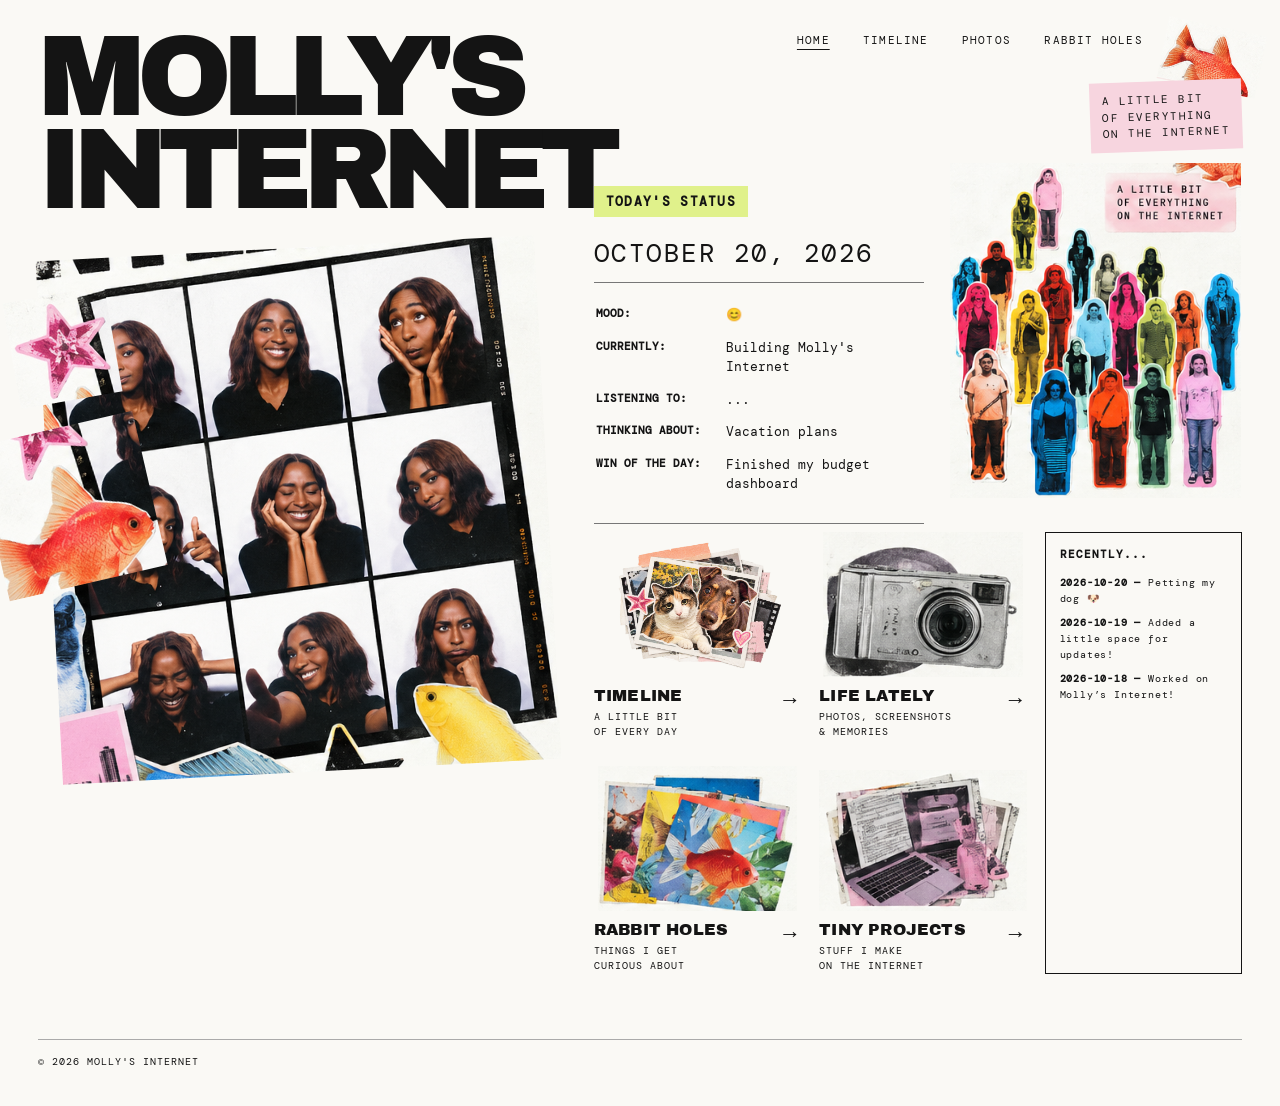
<file: index.html>
<!doctype html>
<html lang="en">
<head>
  <meta charset="UTF-8">
  <meta name="viewport" content="width=device-width, initial-scale=1">
  <meta name="description" content="Molly's Internet — a little bit of everything on the internet.">
  <title>Molly's Internet</title>
  <style>
    @import url('https://fonts.googleapis.com/css2?family=Archivo+Black&family=DM+Mono:wght@400;500;700&display=swap');

    :root { --paper:#faf9f5; --ink:#141414; --pink:#f5bed0; --lime:#e0f18b; }
    * { box-sizing:border-box; }
    html { scroll-behavior:smooth; }
    body { margin:0; background:var(--paper); color:var(--ink); font:13px 'DM Mono',monospace; }
    a { color:inherit; }
    img { display:block; max-width:100%; }
    .site { max-width:1600px; margin:0 auto; padding:22px clamp(18px,3vw,48px) 38px; }
    .nav { display:flex; justify-content:flex-end; align-items:center; flex-wrap:wrap; gap:clamp(12px,2.6vw,40px); min-height:35px; margin-bottom:24px; font-size:11px; letter-spacing:1.2px; text-transform:uppercase; }
    .nav a { text-decoration:none; white-space:nowrap; }
    .nav a:hover, .nav a[aria-current="page"] { text-decoration:underline; text-underline-offset:5px; }
    .nav a:focus-visible, .tile:focus-visible { outline:3px solid #ee78a8; outline-offset:5px; }

    /* Two independent columns: the photo collage never pushes the content cards around. */
    .layout { display:grid; grid-template-columns:minmax(0,45%) minmax(0,55%); align-items:start; gap:0; }
    .left { position:relative; min-width:0; padding-right:22px; }
    .masthead { font:clamp(62px,8.9vw,145px)/.82 'Archivo Black',Impact,sans-serif; letter-spacing:-.085em; text-transform:uppercase; margin:-50px 0 30px; position:relative; z-index:1; }
    .photobooth { width:96%; margin:5px 0 45px 2%; transform:rotate(-3deg); position:relative; z-index:1; }
    .photobooth-photo { width:100%; height:auto; }
    .deco { position:absolute; z-index:2; pointer-events:none; }
    .deco img { width:100%; height:auto; }
    .deco-star { width:19%; left:-5%; top:29%; transform:rotate(-10deg); }
    .deco-fish { width:30%; left:-9%; top:47%; transform:rotate(-13deg); }

    .content { min-width:0; padding-left:14px; }
    .top { display:grid; grid-template-columns:minmax(0,1.13fr) minmax(0,1fr); gap:26px; align-items:start; min-height:420px; }
    .status-panel { padding-top:105px; min-width:0; }
    .highlight { display:inline-block; background:var(--lime); padding:7px 12px; font-weight:700; letter-spacing:1.3px; }
    .date { font-size:clamp(19px,2vw,30px); letter-spacing:1.5px; margin:20px 0 12px; white-space:nowrap; }
    .status { border-top:1px solid #777; border-bottom:1px solid #777; padding:16px 2px 22px; }
    .status-row { display:grid; grid-template-columns:125px minmax(0,1fr); gap:5px; padding:7px 0; line-height:1.45; }
    .status-row strong { font-size:11px; }
    .status-row span { overflow-wrap:anywhere; }
    .right { position:relative; min-width:0; padding-top:0; }
    .people-collage { width:100%; height:335px; object-fit:contain; object-position:center top; }
    .note { background:#f7d5df; padding:10px 12px; font-size:11px; line-height:1.5; letter-spacing:1.5px; width:max-content; max-width:75%; margin:0 0 12px auto; transform:rotate(-2deg); }
    .top-fish { position:absolute; width:100px; top:-55px; right:-20px; transform:rotate(12deg); pointer-events:none; }

    /* Featured cards: four links plus Recently, no Year in Review. */
    .features { display:grid; grid-template-columns:repeat(2,minmax(0,1fr)) minmax(150px,.95fr); column-gap:18px; row-gap:26px; align-items:start; margin-top:8px; }
    .features > .tile:nth-child(1) { grid-column:1; grid-row:1; }
    .features > .tile:nth-child(2) { grid-column:2; grid-row:1; }
    .features > .tile:nth-child(3) { grid-column:1; grid-row:2; }
    .features > .tile:nth-child(4) { grid-column:2; grid-row:2; }
    .tile { display:block; min-width:0; text-decoration:none; }
    .tile img { width:100%; height:145px; object-fit:contain; object-position:center bottom; }
    .tile h2 { font:clamp(14px,1.25vw,19px) 'Archivo Black',Impact,sans-serif; text-transform:uppercase; letter-spacing:.2px; margin:10px 0 5px; }
    .tile p { font-size:10px; line-height:1.55; letter-spacing:1px; margin:0; }
    .tile:hover h2 { text-decoration:underline; text-underline-offset:4px; }
    .arrow { float:right; font:22px Arial,sans-serif; }
    .recent { grid-column:3; grid-row:1 / span 2; border:1px solid var(--ink); padding:14px; min-height:178px; align-self:stretch; }
    .recent > strong { display:block; font-size:11px; margin-bottom:14px; letter-spacing:1px; }
    #recent-entries { max-height:130px; overflow:auto; }
    #recent-entries p { font-size:10px; line-height:1.6; letter-spacing:.8px; margin:0 0 8px; overflow-wrap:anywhere; }
    #recent-entries p strong { font-weight:700; }
    footer { margin-top:65px; padding-top:15px; border-top:1px solid #aaa; font-size:10px; letter-spacing:1px; }

    @media (max-width:1150px) {
      .masthead { font-size:clamp(55px,8.4vw,105px); margin-top:-30px; }
      .top { min-height:370px; gap:14px; }
      .status-panel { padding-top:70px; }
      .status-row { grid-template-columns:110px minmax(0,1fr); }
      .features { gap:18px 14px; }
      .tile img { height:120px; }
    }
    @media (max-width:850px) {
      .layout { grid-template-columns:minmax(0,42%) minmax(0,58%); }
      .top { grid-template-columns:minmax(0,1.13fr) minmax(0,1fr); min-height:0; }
      .status-panel { padding-top:12px; }
      .right { display:block; margin:0; }
      .note { max-width:90%; }
      .people-collage { height:170px; }
      .top-fish { display:none; }
      .features { grid-template-columns:repeat(2,minmax(0,1fr)); }
      .recent { grid-column:1/-1; grid-row:auto; }
      /* Keep the masthead in its original desktop position. */
    }
    @media (max-width:600px) {
      .site { padding:14px 17px 30px; }
      .nav { justify-content:flex-start; gap:12px 17px; margin-bottom:28px; font-size:10px; }
      .layout { display:block; }
      .left { padding:0; }
      .masthead { font-size:clamp(54px,13vw,90px); margin:0 0 20px; }
      .photobooth { width:82%; margin:12px auto 40px; }
      .deco-star { top:25%; }
      .deco-fish { top:48%; }
      .content { padding:0; }
      .status-panel { padding-top:10px; }
      .date { white-space:normal; }
      .top { display:block; }
      .right { margin:28px 0; display:flex; align-items:center; gap:12px; }
      .note { order:2; max-width:42%; }
      .features { gap:24px 15px; margin-top:24px; }
      .tile img { height:115px; }
      .tile h2 { font-size:15px; }
      .recent { grid-column:1/-1; grid-row:auto; }
      footer { margin-top:45px; }
    }
  </style>
</head>
<body>
  <div class="site">
    <nav class="nav" aria-label="Site navigation">
      <a href="index.html" aria-current="page">Home</a>
      <a href="timeline.html">Timeline</a>
      <a href="photos.html">Photos</a>
      <a href="rabbit-holes.html">Rabbit Holes</a>
      <a href="projects.html">Projects</a>
    </nav>

    <main class="layout">
      <div class="left">
        <h1 class="masthead">Molly's<br>Internet</h1>
        <div class="photobooth"><img class="photobooth-photo" src="asset/photobooth-reference.png" alt="Nine-frame photo booth collage"></div>
        <div class="deco deco-star" aria-hidden="true"><img src="asset/pink-star.png" alt=""></div>
        <div class="deco deco-fish" aria-hidden="true"><img src="asset/orange-fish-left.png" alt=""></div>
      </div>

      <div class="content">
        <div class="top">
          <section class="status-panel" aria-label="Today's status">
            <span class="highlight">TODAY'S STATUS</span>
            <!-- Edit the date and status values below whenever you like. -->
            <div class="date">OCTOBER 20, 2026</div>
            <div class="status">
              <div class="status-row"><strong>MOOD:</strong><span>😊</span></div>
              <div class="status-row"><strong>CURRENTLY:</strong><span>Building Molly's Internet</span></div>
              <div class="status-row"><strong>LISTENING TO:</strong><span>...</span></div>
              <div class="status-row"><strong>THINKING ABOUT:</strong><span>Vacation plans</span></div>
              <div class="status-row"><strong>WIN OF THE DAY:</strong><span>Finished my budget dashboard</span></div>
            </div>
          </section>

          <div class="right">
            <div class="top-fish" aria-hidden="true"><img src="asset/orange-fish-top.png" alt=""></div>
            <div class="note">A LITTLE BIT<br>OF EVERYTHING<br>ON THE INTERNET</div>
            <img class="people-collage" src="asset/people-collage.png" alt="Colorful people collage">
          </div>
        </div>

        <section class="features" aria-label="Explore the website">
          <a class="tile" href="timeline.html"><img src="asset/cleo%20bear.png" alt="Timeline collage"><h2>Timeline <span class="arrow" aria-hidden="true">→</span></h2><p>A LITTLE BIT<br>OF EVERY DAY</p></a>
          <a class="tile" href="photos.html"><img src="asset/camera-collage.png" alt="Camera collage"><h2>Life Lately <span class="arrow" aria-hidden="true">→</span></h2><p>PHOTOS, SCREENSHOTS<br>&amp; MEMORIES</p></a>
          <a class="tile" href="rabbit-holes.html"><img src="asset/rabbit-holes-collage.png" alt="Rabbit holes collage"><h2>Rabbit Holes <span class="arrow" aria-hidden="true">→</span></h2><p>THINGS I GET<br>CURIOUS ABOUT</p></a>
          <a class="tile" href="projects.html"><img src="asset/projects-collage.png" alt="Projects collage"><h2>Tiny Projects <span class="arrow" aria-hidden="true">→</span></h2><p>STUFF I MAKE<br>ON THE INTERNET</p></a>
          <aside class="recent" aria-label="Recent timeline entries">
            <strong>RECENTLY...</strong>
            <!-- Automatically populated from content/timeline.json. -->
            <div id="recent-entries" aria-live="polite"><p>Loading latest entries...</p></div>
          </aside>
        </section>
      </div>
    </main>
    <footer>© 2026 MOLLY'S INTERNET</footer>
  </div>

  <script>
    // Keep the four newest timeline entries in sync with content/timeline.json.
    (async function loadRecently() {
      const target = document.getElementById('recent-entries');
      try {
        const response = await fetch('content/timeline.json', { cache: 'no-cache' });
        if (!response.ok) throw new Error('Timeline file not found');
        const entries = await response.json();
        if (!Array.isArray(entries)) throw new Error('Timeline data must be an array');
        const latest = entries
          .filter(entry => entry && entry.date && entry.text)
          .sort((a, b) => String(b.date).localeCompare(String(a.date)))
          .slice(0, 4);
        target.replaceChildren();
        if (!latest.length) {
          const p = document.createElement('p');
          p.textContent = 'Nothing here yet — check back soon!';
          target.append(p);
          return;
        }
        for (const entry of latest) {
          const p = document.createElement('p');
          const date = document.createElement('strong');
          date.textContent = entry.date + ' — ';
          p.append(date, document.createTextNode(entry.text));
          target.append(p);
        }
      } catch (error) {
        target.replaceChildren();
        const p = document.createElement('p');
        p.textContent = 'Recent entries unavailable right now.';
        target.append(p);
        console.error('Could not load timeline entries:', error);
      }
    })();
  </script>
</body>
</html>
</file>
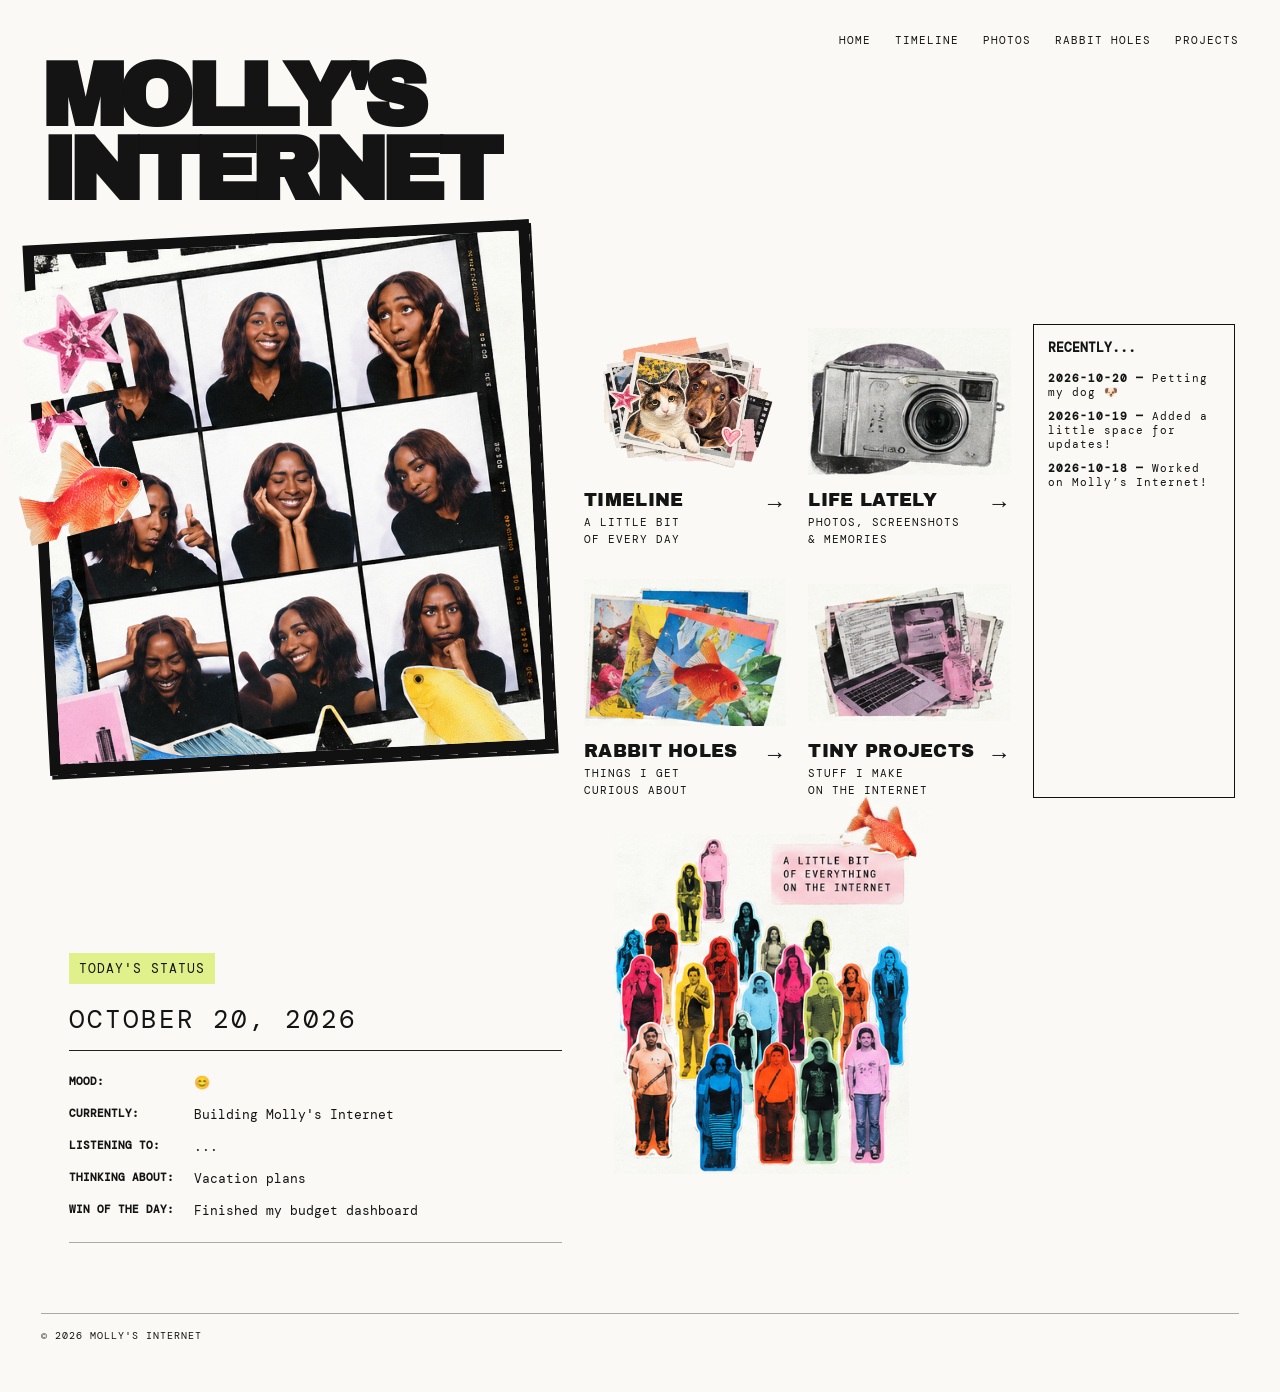
<file: mollys_internet_2x2_refined.html>
<!doctype html>
<html lang="en">
<head>
<meta charset="UTF-8">
<meta name="viewport" content="width=device-width, initial-scale=1">
<title>Molly's Internet</title>
<style>
@import url('https://fonts.googleapis.com/css2?family=Archivo+Black&family=DM+Mono:wght@400;500;700&display=swap');
:root{--paper:#faf9f5;--ink:#141414;--pink:#f5bed0;--lime:#e0f18b}
*{box-sizing:border-box}html{scroll-behavior:smooth}body{margin:0;background:var(--paper);color:var(--ink);font-family:'DM Mono',monospace;font-size:13px}
.site{max-width:1600px;margin:auto;padding:18px 3.2vw 50px}a{color:inherit}nav{display:flex;justify-content:flex-end;gap:24px;flex-wrap:wrap;font-size:11px;letter-spacing:1px;text-transform:uppercase;margin:15px 0 12px}nav a{text-decoration:none}nav a:hover{text-decoration:underline;text-underline-offset:5px}
.layout{display:grid;grid-template-columns:45% 29% 26%;align-items:start}.left{grid-column:1;grid-row:1;position:relative}.masthead{font-family:'Archivo Black',Impact,sans-serif;font-size:clamp(62px,7vw,130px);line-height:.83;letter-spacing:-.085em;text-transform:uppercase;margin:0 0 24px;overflow-wrap:normal}.photobooth{width:94%;margin:5px 0 0 -1%;border:11px solid #111;transform:rotate(-3deg);box-shadow:2px 4px 0 #111}.photogrid{display:grid;grid-template-columns:repeat(3,1fr);gap:6px;background:#111}.photogrid .image-placeholder{aspect-ratio:1/1.12;border:0;border-radius:0}.deco-fish{position:absolute;left:-5%;top:50%;width:23%;transform:rotate(-15deg)}.deco-star{position:absolute;left:-4%;top:32%;width:20%;transform:rotate(-10deg)}
.center{padding:155px 18px 0 28px;position:relative;z-index:2}.highlight{display:inline-block;background:var(--lime);padding:7px 10px;letter-spacing:1px}.date{font-size:clamp(19px,2vw,31px);letter-spacing:2px;margin:19px 0 14px}.status{border-top:1px solid #222;border-bottom:1px solid #aaa;padding:23px 0;display:grid;gap:15px}.status-row{display:grid;grid-template-columns:118px 1fr;gap:7px}.status-row strong{font-size:11px}
.right{position:relative;padding:36px 0 0 15px}.note{background:#f7d5df;padding:12px 15px;letter-spacing:1.5px;line-height:1.5;width:max-content;max-width:100%;margin:0 0 20px auto;transform:rotate(-2deg)}.people-placeholder{min-height:340px}.top-fish{position:absolute;right:0;top:0;width:82px;transform:rotate(12deg)}
.bottom{grid-column:2/4;grid-row:1;display:grid;grid-template-columns:repeat(3,minmax(0,1fr));gap:28px 22px;margin-top:265px;padding:0 4px;position:relative;z-index:1}.bottom .tile:nth-child(3){grid-column:1;grid-row:2}.bottom .tile:nth-child(4){grid-column:2;grid-row:2}.bottom .recent{grid-column:3;grid-row:1/3;align-self:stretch;min-height:190px}.tile{min-width:0}.tile .image-placeholder{height:155px}.tile h2{font:18px 'Archivo Black',Impact,sans-serif;text-transform:uppercase;margin:11px 0 4px;letter-spacing:.3px}.tile p{font-size:11px;line-height:1.5;letter-spacing:1px;margin:0}.arrow{float:right;font:23px Arial,sans-serif}.recent{border:1px solid #111;padding:14px;align-self:end;min-height:190px}.recent strong{display:block;margin-bottom:15px}.recent p{font-size:11px;letter-spacing:1px;margin:0 0 10px}
/* IMAGE FILES: All artwork lives in the asset/ folder. Replace files with your own whenever you like. */
.art-image{display:block;width:100%;height:100%;object-fit:contain}
.photobooth-photo{display:block;width:100%;height:auto}
.tile .art-image{height:155px;object-fit:contain}
.people-placeholder .art-image{height:340px;object-fit:contain}
@media(max-width:1050px){.people-placeholder .art-image{height:220px}}
@media(max-width:650px){.people-placeholder .art-image{height:160px}.tile .art-image{height:115px}}
.image-placeholder{display:flex;align-items:center;justify-content:center;text-align:center;overflow-wrap:anywhere;background:linear-gradient(140deg,#f7e0e7,#e4e5dc);border:1px dashed #999;min-width:0;min-height:80px;padding:9px;color:#5c5360;font:700 11px/1.5 'DM Mono',monospace;letter-spacing:.3px}.photogrid .image-placeholder:nth-child(3n+2){background:#e5e7e1}.photogrid .image-placeholder:nth-child(3n){background:#e3dce7}.tile:nth-child(2) .image-placeholder{background:#e0e5e9}.tile:nth-child(3) .image-placeholder{background:#f4e1b6}.tile:nth-child(4) .image-placeholder{background:#e7d7e8}.tile:nth-child(5) .image-placeholder{background:#eee0cc}.deco-fish .image-placeholder,.top-fish .image-placeholder{aspect-ratio:1.5;min-height:0;background:#ffcfab}
footer{margin-top:70px;padding-top:15px;border-top:1px solid #aaa;font-size:10px;letter-spacing:1px}
@media(max-width:1050px){.layout{grid-template-columns:55% 45%}.left{grid-row:1/3}.center{padding:70px 12px 0 22px}.right{grid-column:2;padding-top:35px}.people-placeholder{min-height:220px}.bottom{grid-column:1/-1;grid-row:3;margin-top:45px}.bottom .recent{grid-column:3;grid-row:1/3}.bottom .tile:nth-child(3){grid-column:1;grid-row:2}.bottom .tile:nth-child(4){grid-column:2;grid-row:2}.masthead{font-size:clamp(62px,10vw,125px)}}
@media(max-width:650px){.site{padding:14px 17px 30px}nav{justify-content:flex-start;gap:12px;font-size:10px}.layout{display:block}.masthead{font-size:clamp(55px,13vw,95px);margin-top:28px}.photobooth{width:85%;margin:18px auto}.deco-star{top:28%;font-size:50px}.center{padding:35px 0}.right{padding:10px 0;display:flex;align-items:center;gap:20px}.people-placeholder{min-height:160px;flex:1}.note{font-size:10px}.top-fish{display:none}.bottom{display:grid;grid-template-columns:repeat(2,minmax(0,1fr));gap:24px 15px;margin-top:25px}.bottom .tile:nth-child(3),.bottom .tile:nth-child(4){grid-column:auto;grid-row:auto}.bottom .recent{grid-column:1/-1;grid-row:auto}.tile .image-placeholder{height:115px}.tile h2{font-size:15px}.recent{min-height:0}.status-row{grid-template-columns:112px 1fr}}
.tile-link{display:block;text-decoration:none}.tile-link:hover h2{text-decoration:underline;text-underline-offset:4px}.tile-link:focus-visible{outline:3px solid #ee78a8;outline-offset:5px}
</style>
</head>
<body>
<div class="site">
<!-- NAVIGATION: Each link opens a separate HTML page. -->
<nav aria-label="Site navigation"><a href="index.html">Home</a><a href="timeline.html">Timeline</a><a href="photos.html">Photos</a><a href="rabbit-holes.html">Rabbit Holes</a><a href="projects.html">Projects</a></nav>
<main class="layout">
  <div class="left">
    <h1 class="masthead">Molly's<br>Internet</h1>
    <!-- PHOTOSHOOT: Temporary reference image. Replace photobooth-reference.png with your own finished 3x3 photoshoot image. -->
    <div class="photobooth"><img class="photobooth-photo" src="asset/photobooth-reference.png" alt="Nine-frame photo booth reference"></div>
    <div class="deco-star" aria-hidden="true"><img class="art-image" src="asset/pink-star.png" alt=""></div>
    <div class="deco-fish"><img class="art-image" src="asset/orange-fish-left.png" alt="Orange fish"></div>
  </div>
  <section class="center" aria-label="Today's status">
    <span class="highlight">TODAY'S STATUS</span>
    <div class="date">OCTOBER 20, 2026</div>
    <!-- EDIT YOUR DAILY STATUS HERE -->
    <div class="status">
      <div class="status-row"><strong>MOOD:</strong><span>😊</span></div>
      <div class="status-row"><strong>CURRENTLY:</strong><span>Building Molly's Internet</span></div>
      <div class="status-row"><strong>LISTENING TO:</strong><span>...</span></div>
      <div class="status-row"><strong>THINKING ABOUT:</strong><span>Vacation plans</span></div>
      <div class="status-row"><strong>WIN OF THE DAY:</strong><span>Finished my budget dashboard</span></div>
    </div>
  </section>
  <div class="right">
    <div class="top-fish"><img class="art-image" src="asset/orange-fish-top.png" alt="Orange fish"></div>
    <div class="people-placeholder"><img class="art-image" src="asset/people-collage.png" alt="Colorful people collage"></div>
  </div>
  <!-- TWO-BY-TWO FEATURED SECTIONS + AUTOMATIC RECENT TIMELINE ENTRIES. -->
  <div class="bottom">
    <a class="tile tile-link" href="timeline.html"><img class="art-image" src="asset/cleo%20bear.png" alt="Timeline collage"><h2>Timeline <span class="arrow">→</span></h2><p>A LITTLE BIT<br>OF EVERY DAY</p></a>
    <a class="tile tile-link" href="photos.html"><img class="art-image" src="asset/camera-collage.png" alt="Camera collage"><h2>Life Lately <span class="arrow">→</span></h2><p>PHOTOS, SCREENSHOTS<br>&amp; MEMORIES</p></a>
    <a class="tile tile-link" href="rabbit-holes.html"><img class="art-image" src="asset/rabbit-holes-collage.png" alt="Rabbit holes collage"><h2>Rabbit Holes <span class="arrow">→</span></h2><p>THINGS I GET<br>CURIOUS ABOUT</p></a>
    <a class="tile tile-link" href="projects.html"><img class="art-image" src="asset/projects-collage.png" alt="Projects collage"><h2>Tiny Projects <span class="arrow">→</span></h2><p>STUFF I MAKE<br>ON THE INTERNET</p></a>
    <aside class="recent" aria-live="polite">
      <strong>RECENTLY...</strong>
      <!-- AUTO-UPDATES from content/timeline.json; do not edit this box manually. -->
      <div id="recent-entries"><p>Loading latest entries...</p></div>
    </aside>
  </div>
</main>
<footer>© 2026 MOLLY'S INTERNET</footer>
</div>
<script>
// Homepage "Recently..." automatically shows the 4 newest timeline entries.
// Edit content/timeline.json to update both your Timeline and this box.
(async function loadRecently() {
  const target = document.getElementById('recent-entries');
  try {
    const response = await fetch('content/timeline.json', {cache: 'no-cache'});
    if (!response.ok) throw new Error('Timeline file not found');
    const entries = await response.json();
    if (!Array.isArray(entries)) throw new Error('Timeline data must be an array');
    const latest = entries.filter(entry => entry && entry.date && entry.text)
      .sort((a, b) => String(b.date).localeCompare(String(a.date)))
      .slice(0, 4);
    target.replaceChildren();
    if (!latest.length) {
      const p = document.createElement('p');
      p.textContent = 'Nothing here yet — check back soon!';
      target.append(p);
      return;
    }
    for (const entry of latest) {
      const p = document.createElement('p');
      const date = document.createElement('strong');
      date.textContent = entry.date + ' — ';
      date.style.display = 'inline';
      date.style.marginBottom = '0';
      p.append(date, document.createTextNode(entry.text));
      target.append(p);
    }
  } catch (error) {
    target.replaceChildren();
    const p = document.createElement('p');
    p.textContent = 'Recent entries unavailable right now.';
    target.append(p);
    console.error('Could not load timeline entries:', error);
  }
})();
</script>
</body>
</html>
</file>
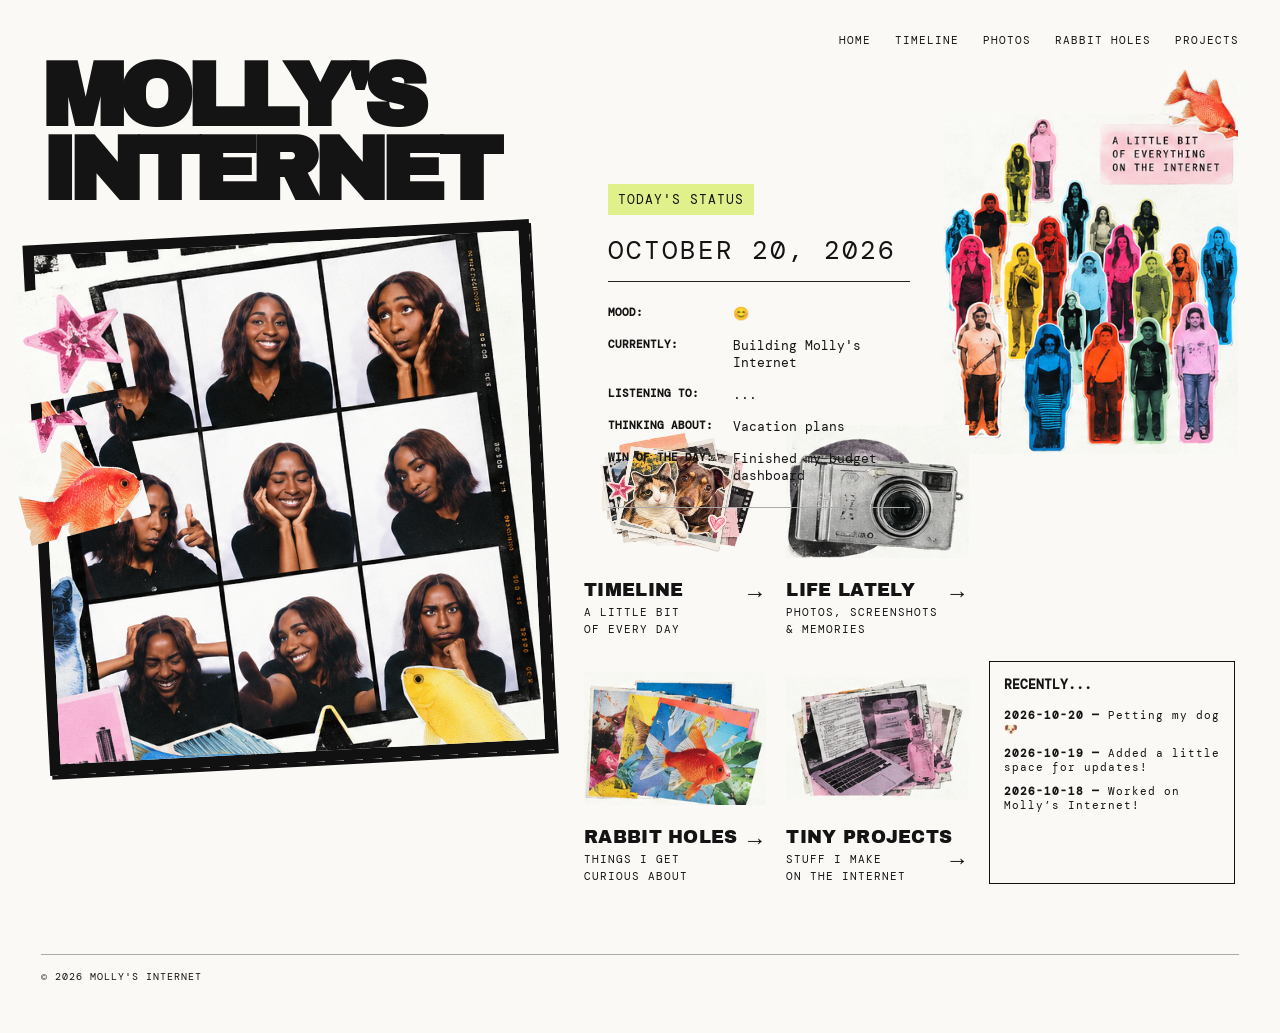
<file: mollys_internet_positioning_fixed.html>
<!doctype html>
<html lang="en">
<head>
<meta charset="UTF-8">
<meta name="viewport" content="width=device-width, initial-scale=1">
<title>Molly's Internet</title>
<style>
@import url('https://fonts.googleapis.com/css2?family=Archivo+Black&family=DM+Mono:wght@400;500;700&display=swap');
:root{--paper:#faf9f5;--ink:#141414;--pink:#f5bed0;--lime:#e0f18b}
*{box-sizing:border-box}html{scroll-behavior:smooth}body{margin:0;background:var(--paper);color:var(--ink);font-family:'DM Mono',monospace;font-size:13px}
.site{max-width:1600px;margin:auto;padding:18px 3.2vw 50px}a{color:inherit}nav{display:flex;justify-content:flex-end;gap:24px;flex-wrap:wrap;font-size:11px;letter-spacing:1px;text-transform:uppercase;margin:15px 0 12px}nav a{text-decoration:none}nav a:hover{text-decoration:underline;text-underline-offset:5px}
.layout{display:grid;grid-template-columns:45% 29% 26%;align-items:start}.left{grid-column:1;grid-row:1;position:relative}.masthead{font-family:'Archivo Black',Impact,sans-serif;font-size:clamp(62px,7vw,130px);line-height:.83;letter-spacing:-.085em;text-transform:uppercase;margin:0 0 24px;overflow-wrap:normal}.photobooth{width:94%;margin:5px 0 0 -1%;border:11px solid #111;transform:rotate(-3deg);box-shadow:2px 4px 0 #111}.photogrid{display:grid;grid-template-columns:repeat(3,1fr);gap:6px;background:#111}.photogrid .image-placeholder{aspect-ratio:1/1.12;border:0;border-radius:0}.deco-fish{position:absolute;left:-5%;top:50%;width:23%;transform:rotate(-15deg)}.deco-star{position:absolute;left:-4%;top:32%;width:20%;transform:rotate(-10deg)}
.center{grid-column:2;grid-row:1;padding:125px 18px 0 28px;position:relative;z-index:2;min-width:0}.highlight{display:inline-block;background:var(--lime);padding:7px 10px;letter-spacing:1px}.date{font-size:clamp(19px,2vw,31px);letter-spacing:2px;margin:19px 0 14px}.status{border-top:1px solid #222;border-bottom:1px solid #aaa;padding:23px 0;display:grid;gap:15px}.status-row{display:grid;grid-template-columns:118px 1fr;gap:7px}.status-row strong{font-size:11px}
.right{grid-column:3;grid-row:1;position:relative;padding:55px 0 0 15px;min-width:0}.note{background:#f7d5df;padding:12px 15px;letter-spacing:1.5px;line-height:1.5;width:max-content;max-width:100%;margin:0 0 20px auto;transform:rotate(-2deg)}.people-placeholder{min-height:340px}.top-fish{position:absolute;right:-8px;top:12px;width:82px;transform:rotate(12deg);pointer-events:none}
.bottom{grid-column:2/4;grid-row:1;display:grid;grid-template-columns:minmax(0,1fr) minmax(0,1fr) minmax(0,1.35fr);gap:24px 20px;margin-top:355px;padding:0 4px;position:relative;z-index:1}.bottom .tile:nth-child(3){grid-column:1;grid-row:2}.bottom .tile:nth-child(4){grid-column:2;grid-row:2}.bottom .recent{grid-column:3;grid-row:2;align-self:stretch;min-height:170px}.tile{min-width:0}.tile .image-placeholder{height:155px}.tile h2{font:18px 'Archivo Black',Impact,sans-serif;text-transform:uppercase;margin:11px 0 4px;letter-spacing:.3px}.tile p{font-size:11px;line-height:1.5;letter-spacing:1px;margin:0}.arrow{float:right;font:23px Arial,sans-serif}.recent{border:1px solid #111;padding:14px;align-self:end;min-height:190px}.recent strong{display:block;margin-bottom:15px}.recent p{font-size:11px;letter-spacing:1px;margin:0 0 10px}
/* IMAGE FILES: All artwork lives in the asset/ folder. Replace files with your own whenever you like. */
.art-image{display:block;width:100%;height:100%;object-fit:contain}
.photobooth-photo{display:block;width:100%;height:auto}
.tile .art-image{height:155px;object-fit:contain}
.people-placeholder .art-image{height:340px;object-fit:contain}
@media(max-width:1050px){.people-placeholder .art-image{height:220px}}
@media(max-width:650px){.people-placeholder .art-image{height:160px}.tile .art-image{height:115px}}
.image-placeholder{display:flex;align-items:center;justify-content:center;text-align:center;overflow-wrap:anywhere;background:linear-gradient(140deg,#f7e0e7,#e4e5dc);border:1px dashed #999;min-width:0;min-height:80px;padding:9px;color:#5c5360;font:700 11px/1.5 'DM Mono',monospace;letter-spacing:.3px}.photogrid .image-placeholder:nth-child(3n+2){background:#e5e7e1}.photogrid .image-placeholder:nth-child(3n){background:#e3dce7}.tile:nth-child(2) .image-placeholder{background:#e0e5e9}.tile:nth-child(3) .image-placeholder{background:#f4e1b6}.tile:nth-child(4) .image-placeholder{background:#e7d7e8}.tile:nth-child(5) .image-placeholder{background:#eee0cc}.deco-fish .image-placeholder,.top-fish .image-placeholder{aspect-ratio:1.5;min-height:0;background:#ffcfab}
footer{margin-top:70px;padding-top:15px;border-top:1px solid #aaa;font-size:10px;letter-spacing:1px}
@media(max-width:1050px){.layout{grid-template-columns:55% 45%}.left{grid-row:1/3}.center{grid-column:2;grid-row:1;padding:70px 12px 0 22px}.right{grid-column:2;grid-row:2;padding-top:35px}.people-placeholder{min-height:220px}.bottom{grid-column:1/-1;grid-row:3;margin-top:45px}.bottom .recent{grid-column:3;grid-row:2}.bottom .tile:nth-child(3){grid-column:1;grid-row:2}.bottom .tile:nth-child(4){grid-column:2;grid-row:2}.masthead{font-size:clamp(62px,10vw,125px)}}
@media(max-width:650px){.site{padding:14px 17px 30px}nav{justify-content:flex-start;gap:12px;font-size:10px}.layout{display:block}.masthead{font-size:clamp(55px,13vw,95px);margin-top:28px}.photobooth{width:85%;margin:18px auto}.deco-star{top:28%;font-size:50px}.center{padding:35px 0}.right{padding:10px 0;display:flex;align-items:center;gap:20px}.people-placeholder{min-height:160px;flex:1}.note{font-size:10px}.top-fish{display:none}.bottom{display:grid;grid-template-columns:repeat(2,minmax(0,1fr));gap:24px 15px;margin-top:25px}.bottom .tile:nth-child(3),.bottom .tile:nth-child(4){grid-column:auto;grid-row:auto}.bottom .recent{grid-column:1/-1;grid-row:auto}.tile .image-placeholder{height:115px}.tile h2{font-size:15px}.recent{min-height:0}.status-row{grid-template-columns:112px 1fr}}
.tile-link{display:block;text-decoration:none}.tile-link:hover h2{text-decoration:underline;text-underline-offset:4px}.tile-link:focus-visible{outline:3px solid #ee78a8;outline-offset:5px}
</style>
</head>
<body>
<div class="site">
<!-- NAVIGATION: Each link opens a separate HTML page. -->
<nav aria-label="Site navigation"><a href="index.html">Home</a><a href="timeline.html">Timeline</a><a href="photos.html">Photos</a><a href="rabbit-holes.html">Rabbit Holes</a><a href="projects.html">Projects</a></nav>
<main class="layout">
  <div class="left">
    <h1 class="masthead">Molly's<br>Internet</h1>
    <!-- PHOTOSHOOT: Temporary reference image. Replace photobooth-reference.png with your own finished 3x3 photoshoot image. -->
    <div class="photobooth"><img class="photobooth-photo" src="asset/photobooth-reference.png" alt="Nine-frame photo booth reference"></div>
    <div class="deco-star" aria-hidden="true"><img class="art-image" src="asset/pink-star.png" alt=""></div>
    <div class="deco-fish"><img class="art-image" src="asset/orange-fish-left.png" alt="Orange fish"></div>
  </div>
  <section class="center" aria-label="Today's status">
    <span class="highlight">TODAY'S STATUS</span>
    <div class="date">OCTOBER 20, 2026</div>
    <!-- EDIT YOUR DAILY STATUS HERE -->
    <div class="status">
      <div class="status-row"><strong>MOOD:</strong><span>😊</span></div>
      <div class="status-row"><strong>CURRENTLY:</strong><span>Building Molly's Internet</span></div>
      <div class="status-row"><strong>LISTENING TO:</strong><span>...</span></div>
      <div class="status-row"><strong>THINKING ABOUT:</strong><span>Vacation plans</span></div>
      <div class="status-row"><strong>WIN OF THE DAY:</strong><span>Finished my budget dashboard</span></div>
    </div>
  </section>
  <div class="right">
    <div class="top-fish"><img class="art-image" src="asset/orange-fish-top.png" alt="Orange fish"></div>
    <div class="people-placeholder"><img class="art-image" src="asset/people-collage.png" alt="Colorful people collage"></div>
  </div>
  <!-- TWO-BY-TWO FEATURED SECTIONS + AUTOMATIC RECENT TIMELINE ENTRIES. -->
  <div class="bottom">
    <a class="tile tile-link" href="timeline.html"><img class="art-image" src="asset/cleo%20bear.png" alt="Timeline collage"><h2>Timeline <span class="arrow">→</span></h2><p>A LITTLE BIT<br>OF EVERY DAY</p></a>
    <a class="tile tile-link" href="photos.html"><img class="art-image" src="asset/camera-collage.png" alt="Camera collage"><h2>Life Lately <span class="arrow">→</span></h2><p>PHOTOS, SCREENSHOTS<br>&amp; MEMORIES</p></a>
    <a class="tile tile-link" href="rabbit-holes.html"><img class="art-image" src="asset/rabbit-holes-collage.png" alt="Rabbit holes collage"><h2>Rabbit Holes <span class="arrow">→</span></h2><p>THINGS I GET<br>CURIOUS ABOUT</p></a>
    <a class="tile tile-link" href="projects.html"><img class="art-image" src="asset/projects-collage.png" alt="Projects collage"><h2>Tiny Projects <span class="arrow">→</span></h2><p>STUFF I MAKE<br>ON THE INTERNET</p></a>
    <aside class="recent" aria-live="polite">
      <strong>RECENTLY...</strong>
      <!-- AUTO-UPDATES from content/timeline.json; do not edit this box manually. -->
      <div id="recent-entries"><p>Loading latest entries...</p></div>
    </aside>
  </div>
</main>
<footer>© 2026 MOLLY'S INTERNET</footer>
</div>
<script>
// Homepage "Recently..." automatically shows the 4 newest timeline entries.
// Edit content/timeline.json to update both your Timeline and this box.
(async function loadRecently() {
  const target = document.getElementById('recent-entries');
  try {
    const response = await fetch('content/timeline.json', {cache: 'no-cache'});
    if (!response.ok) throw new Error('Timeline file not found');
    const entries = await response.json();
    if (!Array.isArray(entries)) throw new Error('Timeline data must be an array');
    const latest = entries.filter(entry => entry && entry.date && entry.text)
      .sort((a, b) => String(b.date).localeCompare(String(a.date)))
      .slice(0, 4);
    target.replaceChildren();
    if (!latest.length) {
      const p = document.createElement('p');
      p.textContent = 'Nothing here yet — check back soon!';
      target.append(p);
      return;
    }
    for (const entry of latest) {
      const p = document.createElement('p');
      const date = document.createElement('strong');
      date.textContent = entry.date + ' — ';
      date.style.display = 'inline';
      date.style.marginBottom = '0';
      p.append(date, document.createTextNode(entry.text));
      target.append(p);
    }
  } catch (error) {
    target.replaceChildren();
    const p = document.createElement('p');
    p.textContent = 'Recent entries unavailable right now.';
    target.append(p);
    console.error('Could not load timeline entries:', error);
  }
})();
</script>
</body>
</html>
</file>
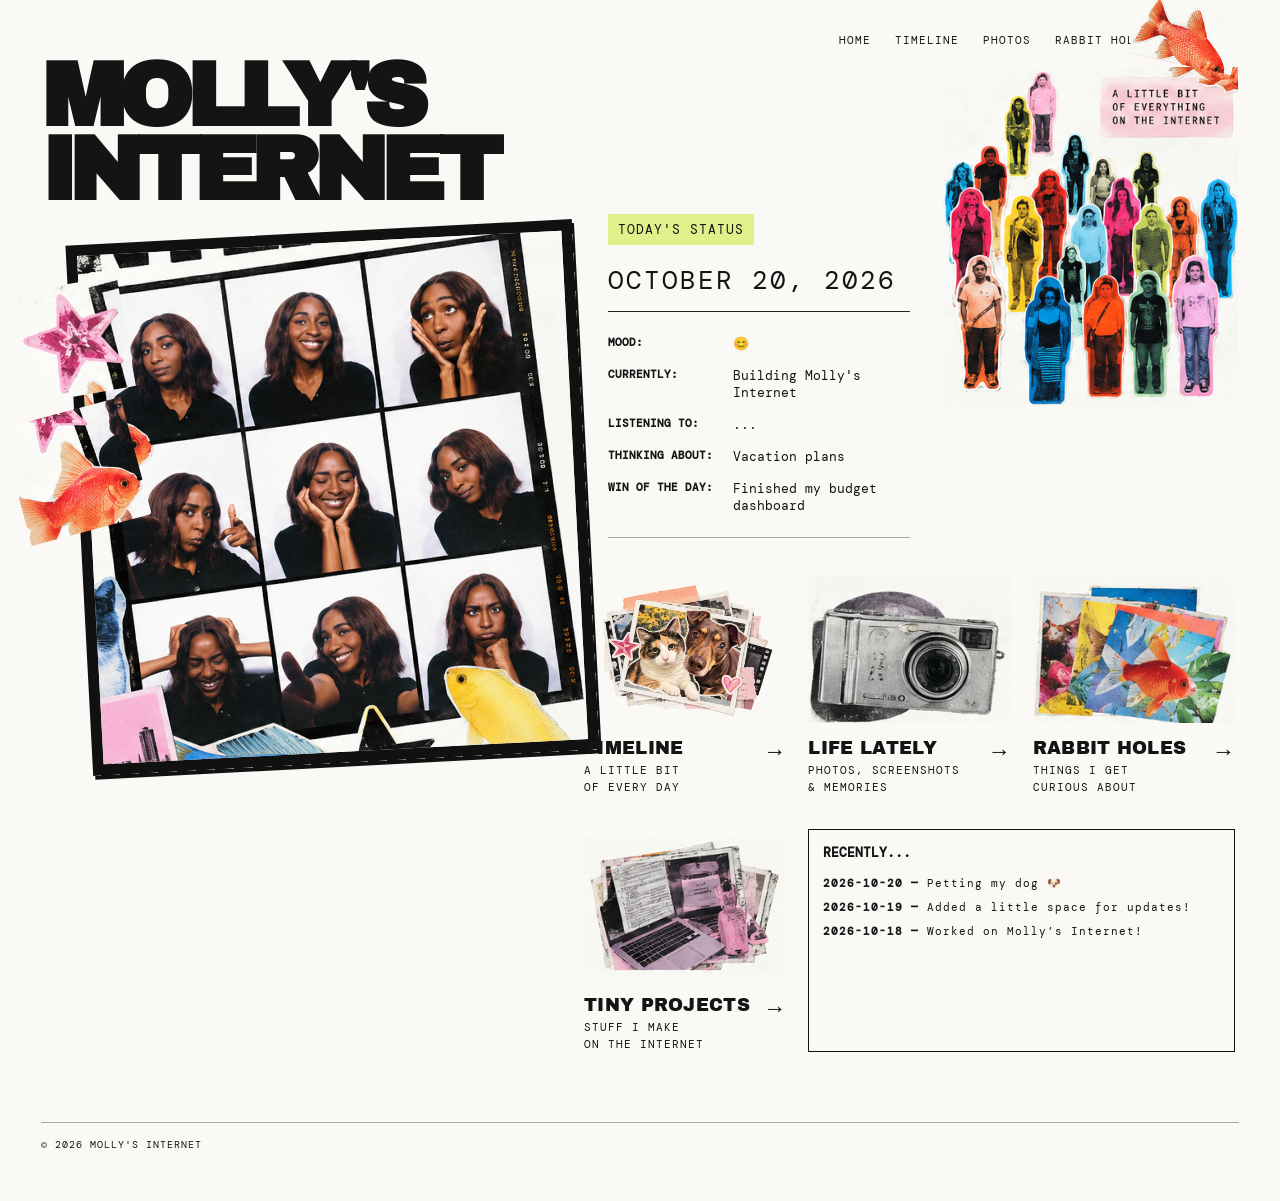
<file: mollys_internet_reference_layout_index.html>
<!doctype html>
<html lang="en">
<head>
<meta charset="UTF-8">
<meta name="viewport" content="width=device-width, initial-scale=1">
<title>Molly's Internet</title>
<style>
@import url('https://fonts.googleapis.com/css2?family=Archivo+Black&family=DM+Mono:wght@400;500;700&display=swap');
:root{--paper:#faf9f5;--ink:#141414;--pink:#f5bed0;--lime:#e0f18b}
*{box-sizing:border-box}html{scroll-behavior:smooth}body{margin:0;background:var(--paper);color:var(--ink);font-family:'DM Mono',monospace;font-size:13px}
.site{max-width:1600px;margin:auto;padding:18px 3.2vw 50px}a{color:inherit}nav{display:flex;justify-content:flex-end;gap:24px;flex-wrap:wrap;font-size:11px;letter-spacing:1px;text-transform:uppercase;margin:15px 0 12px}nav a{text-decoration:none}nav a:hover{text-decoration:underline;text-underline-offset:5px}
.layout{display:grid;grid-template-columns:45% 29% 26%;grid-template-rows:minmax(485px,auto) auto;align-items:start}.left{grid-row:1/3}.left{position:relative}.masthead{font-family:'Archivo Black',Impact,sans-serif;font-size:clamp(62px,7vw,130px);line-height:.83;letter-spacing:-.085em;text-transform:uppercase;margin:0 0 24px;overflow-wrap:normal}.photobooth{width:94%;margin:5px 0 0 7%;border:11px solid #111;transform:rotate(-3deg);box-shadow:2px 4px 0 #111}.photogrid{display:grid;grid-template-columns:repeat(3,1fr);gap:6px;background:#111}.photogrid .image-placeholder{aspect-ratio:1/1.12;border:0;border-radius:0}.deco-fish{position:absolute;left:-5%;top:50%;width:23%;transform:rotate(-15deg)}.deco-star{position:absolute;left:-4%;top:32%;width:20%;transform:rotate(-10deg)}
.center{padding:155px 18px 0 28px;position:relative;z-index:2}.highlight{display:inline-block;background:var(--lime);padding:7px 10px;letter-spacing:1px}.date{font-size:clamp(19px,2vw,31px);letter-spacing:2px;margin:19px 0 14px}.status{border-top:1px solid #222;border-bottom:1px solid #aaa;padding:23px 0;display:grid;gap:15px}.status-row{display:grid;grid-template-columns:118px 1fr;gap:7px}.status-row strong{font-size:11px}
.right{position:relative;padding:8px 0 0 15px}.note{background:#f7d5df;padding:12px 15px;letter-spacing:1.5px;line-height:1.5;width:max-content;max-width:100%;margin:0 0 20px auto;transform:rotate(-2deg)}.people-placeholder{min-height:340px}.top-fish{position:absolute;right:0;top:-60px;width:105px;transform:rotate(12deg)}
.bottom{grid-column:2/4;grid-row:2;display:grid;grid-template-columns:repeat(3,minmax(0,1fr));gap:34px 22px;margin-top:28px;padding:0 4px;position:relative;z-index:1}.bottom .recent{grid-column:2/4;grid-row:2;align-self:stretch;min-height:160px}.bottom .tile:nth-child(4){grid-column:1;grid-row:2}.tile{min-width:0}.tile .image-placeholder{height:155px}.tile h2{font:18px 'Archivo Black',Impact,sans-serif;text-transform:uppercase;margin:11px 0 4px;letter-spacing:.3px}.tile p{font-size:11px;line-height:1.5;letter-spacing:1px;margin:0}.arrow{float:right;font:23px Arial,sans-serif}.recent{border:1px solid #111;padding:14px;align-self:end;min-height:190px}.recent strong{display:block;margin-bottom:15px}.recent p{font-size:11px;letter-spacing:1px;margin:0 0 10px}
/* IMAGE FILES: All artwork lives in the asset/ folder. Replace files with your own whenever you like. */
.art-image{display:block;width:100%;height:100%;object-fit:contain}
.photobooth-photo{display:block;width:100%;height:auto}
.tile .art-image{height:155px;object-fit:contain}
.people-placeholder .art-image{height:340px;object-fit:contain}
@media(max-width:1050px){.people-placeholder .art-image{height:220px}}
@media(max-width:650px){.people-placeholder .art-image{height:160px}.tile .art-image{height:115px}}
.image-placeholder{display:flex;align-items:center;justify-content:center;text-align:center;overflow-wrap:anywhere;background:linear-gradient(140deg,#f7e0e7,#e4e5dc);border:1px dashed #999;min-width:0;min-height:80px;padding:9px;color:#5c5360;font:700 11px/1.5 'DM Mono',monospace;letter-spacing:.3px}.photogrid .image-placeholder:nth-child(3n+2){background:#e5e7e1}.photogrid .image-placeholder:nth-child(3n){background:#e3dce7}.tile:nth-child(2) .image-placeholder{background:#e0e5e9}.tile:nth-child(3) .image-placeholder{background:#f4e1b6}.tile:nth-child(4) .image-placeholder{background:#e7d7e8}.tile:nth-child(5) .image-placeholder{background:#eee0cc}.deco-fish .image-placeholder,.top-fish .image-placeholder{aspect-ratio:1.5;min-height:0;background:#ffcfab}
footer{margin-top:70px;padding-top:15px;border-top:1px solid #aaa;font-size:10px;letter-spacing:1px}
@media(max-width:1050px){.layout{grid-template-columns:55% 45%}.left{grid-row:1/3}.center{padding:70px 12px 0 22px}.right{grid-column:2;padding-top:35px}.people-placeholder{min-height:220px}.bottom{grid-column:1/-1;grid-row:auto;margin-top:45px}.bottom .recent{grid-column:2/4;grid-row:2}.bottom .tile:nth-child(4){grid-column:1;grid-row:2}.masthead{font-size:clamp(62px,10vw,125px)}}
@media(max-width:650px){.site{padding:14px 17px 30px}nav{justify-content:flex-start;gap:12px;font-size:10px}.layout{display:block}.masthead{font-size:clamp(55px,13vw,95px);margin-top:28px}.photobooth{width:85%;margin:18px auto}.deco-star{top:28%;font-size:50px}.center{padding:35px 0}.right{padding:10px 0;display:flex;align-items:center;gap:20px}.people-placeholder{min-height:160px;flex:1}.note{font-size:10px}.top-fish{display:none}.bottom{display:grid;grid-template-columns:repeat(2,minmax(0,1fr));gap:24px 15px;margin-top:25px}.bottom .tile:nth-child(4){grid-column:auto;grid-row:auto}.bottom .recent{grid-column:1/-1;grid-row:auto}.tile .image-placeholder{height:115px}.tile h2{font-size:15px}.recent{min-height:0}.status-row{grid-template-columns:112px 1fr}}
.tile-link{display:block;text-decoration:none}.tile-link:hover h2{text-decoration:underline;text-underline-offset:4px}.tile-link:focus-visible{outline:3px solid #ee78a8;outline-offset:5px}
</style>
</head>
<body>
<div class="site">
<!-- NAVIGATION: Each link opens a separate HTML page. -->
<nav aria-label="Site navigation"><a href="index.html">Home</a><a href="timeline.html">Timeline</a><a href="photos.html">Photos</a><a href="rabbit-holes.html">Rabbit Holes</a><a href="projects.html">Projects</a></nav>
<main class="layout">
  <div class="left">
    <h1 class="masthead">Molly's<br>Internet</h1>
    <!-- PHOTOSHOOT: Temporary reference image. Replace photobooth-reference.png with your own finished 3x3 photoshoot image. -->
    <div class="photobooth"><img class="photobooth-photo" src="asset/photobooth-reference.png" alt="Nine-frame photo booth reference"></div>
    <div class="deco-star" aria-hidden="true"><img class="art-image" src="asset/pink-star.png" alt=""></div>
    <div class="deco-fish"><img class="art-image" src="asset/orange-fish-left.png" alt="Orange fish"></div>
  </div>
  <section class="center" aria-label="Today's status">
    <span class="highlight">TODAY'S STATUS</span>
    <div class="date">OCTOBER 20, 2026</div>
    <!-- EDIT YOUR DAILY STATUS HERE -->
    <div class="status">
      <div class="status-row"><strong>MOOD:</strong><span>😊</span></div>
      <div class="status-row"><strong>CURRENTLY:</strong><span>Building Molly's Internet</span></div>
      <div class="status-row"><strong>LISTENING TO:</strong><span>...</span></div>
      <div class="status-row"><strong>THINKING ABOUT:</strong><span>Vacation plans</span></div>
      <div class="status-row"><strong>WIN OF THE DAY:</strong><span>Finished my budget dashboard</span></div>
    </div>
  </section>
  <div class="right">
    <div class="top-fish"><img class="art-image" src="asset/orange-fish-top.png" alt="Orange fish"></div>
    <div class="people-placeholder"><img class="art-image" src="asset/people-collage.png" alt="Colorful people collage"></div>
  </div>
  <!-- FOUR FEATURED SECTIONS + AUTOMATIC RECENT TIMELINE ENTRIES. -->
  <div class="bottom">
    <a class="tile tile-link" href="timeline.html"><img class="art-image" src="asset/cleo%20bear.png" alt="Timeline collage"><h2>Timeline <span class="arrow">→</span></h2><p>A LITTLE BIT<br>OF EVERY DAY</p></a>
    <a class="tile tile-link" href="photos.html"><img class="art-image" src="asset/camera-collage.png" alt="Camera collage"><h2>Life Lately <span class="arrow">→</span></h2><p>PHOTOS, SCREENSHOTS<br>&amp; MEMORIES</p></a>
    <a class="tile tile-link" href="rabbit-holes.html"><img class="art-image" src="asset/rabbit-holes-collage.png" alt="Rabbit holes collage"><h2>Rabbit Holes <span class="arrow">→</span></h2><p>THINGS I GET<br>CURIOUS ABOUT</p></a>
    <a class="tile tile-link" href="projects.html"><img class="art-image" src="asset/projects-collage.png" alt="Projects collage"><h2>Tiny Projects <span class="arrow">→</span></h2><p>STUFF I MAKE<br>ON THE INTERNET</p></a>
    <aside class="recent" aria-live="polite">
      <strong>RECENTLY...</strong>
      <!-- AUTO-UPDATES from content/timeline.json; do not edit this box manually. -->
      <div id="recent-entries"><p>Loading latest entries...</p></div>
    </aside>
  </div>
</main>
<footer>© 2026 MOLLY'S INTERNET</footer>
</div>
<script>
// Homepage "Recently..." automatically shows the 4 newest timeline entries.
// Edit content/timeline.json to update both your Timeline and this box.
(async function loadRecently() {
  const target = document.getElementById('recent-entries');
  try {
    const response = await fetch('content/timeline.json', {cache: 'no-cache'});
    if (!response.ok) throw new Error('Timeline file not found');
    const entries = await response.json();
    if (!Array.isArray(entries)) throw new Error('Timeline data must be an array');
    const latest = entries.filter(entry => entry && entry.date && entry.text)
      .sort((a, b) => String(b.date).localeCompare(String(a.date)))
      .slice(0, 4);
    target.replaceChildren();
    if (!latest.length) {
      const p = document.createElement('p');
      p.textContent = 'Nothing here yet — check back soon!';
      target.append(p);
      return;
    }
    for (const entry of latest) {
      const p = document.createElement('p');
      const date = document.createElement('strong');
      date.textContent = entry.date + ' — ';
      date.style.display = 'inline';
      date.style.marginBottom = '0';
      p.append(date, document.createTextNode(entry.text));
      target.append(p);
    }
  } catch (error) {
    target.replaceChildren();
    const p = document.createElement('p');
    p.textContent = 'Recent entries unavailable right now.';
    target.append(p);
    console.error('Could not load timeline entries:', error);
  }
})();
</script>
</body>
</html>
</file>
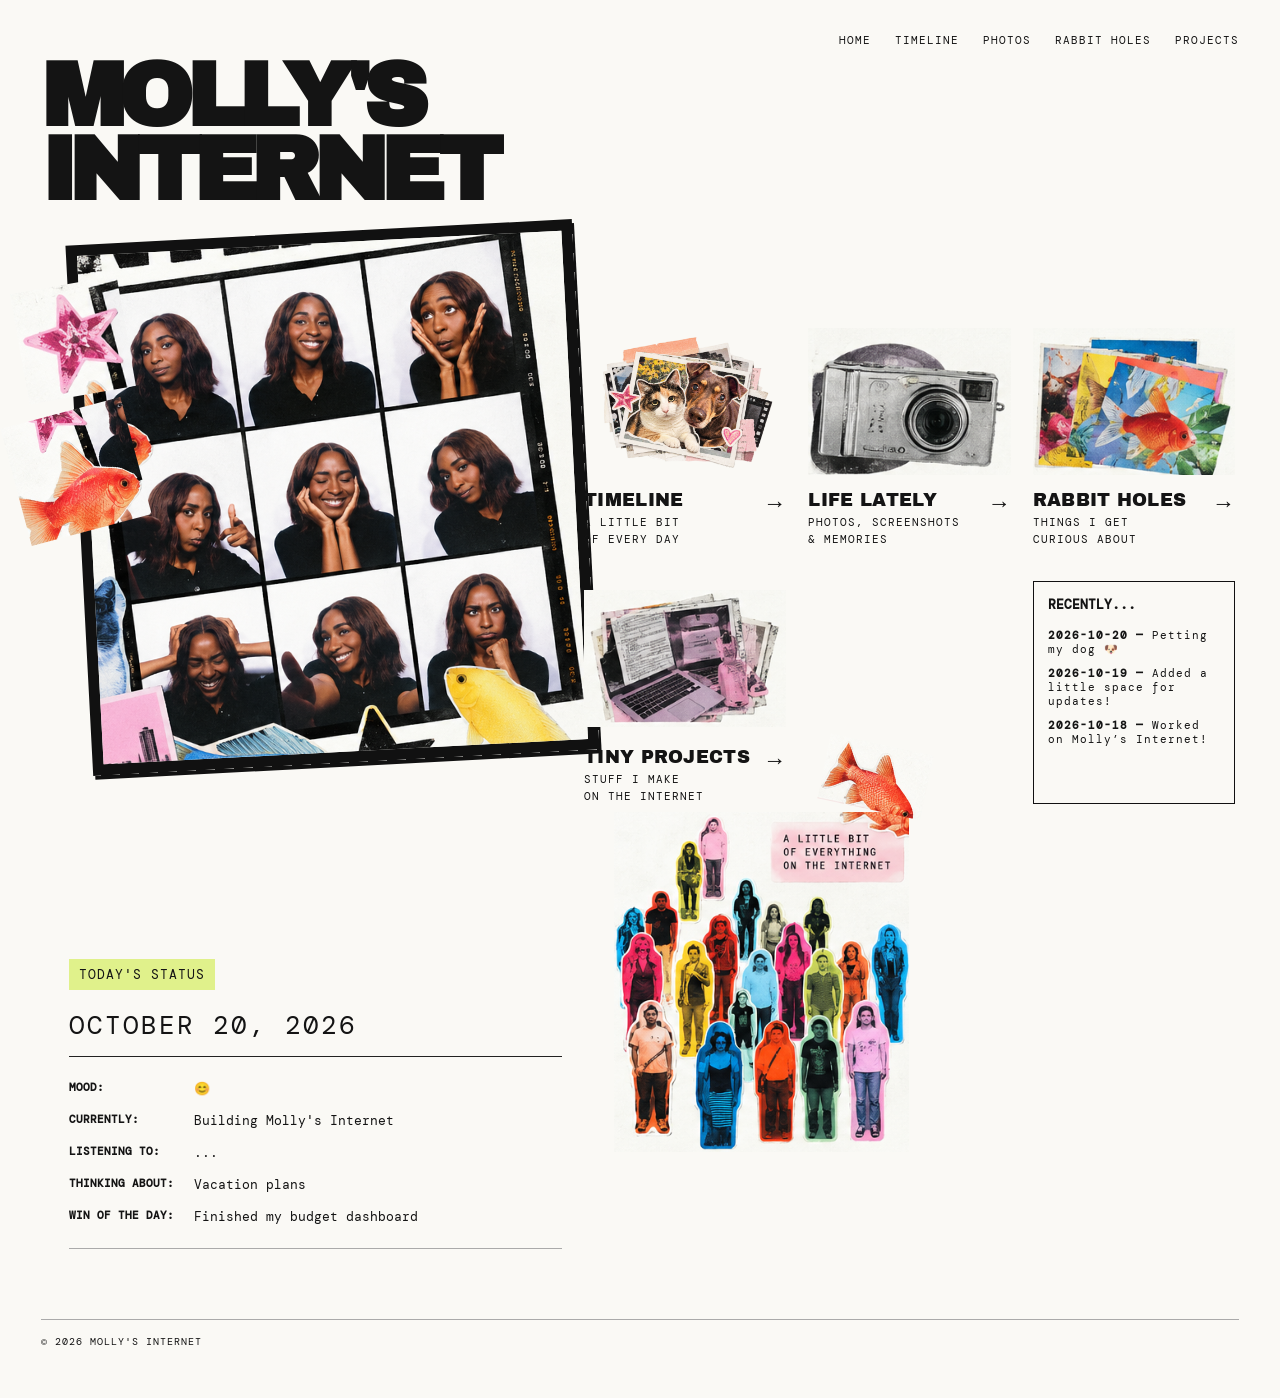
<file: mollys_internet_reference_matched.html>
<!doctype html>
<html lang="en">
<head>
<meta charset="UTF-8">
<meta name="viewport" content="width=device-width, initial-scale=1">
<title>Molly's Internet</title>
<style>
@import url('https://fonts.googleapis.com/css2?family=Archivo+Black&family=DM+Mono:wght@400;500;700&display=swap');
:root{--paper:#faf9f5;--ink:#141414;--pink:#f5bed0;--lime:#e0f18b}
*{box-sizing:border-box}html{scroll-behavior:smooth}body{margin:0;background:var(--paper);color:var(--ink);font-family:'DM Mono',monospace;font-size:13px}
.site{max-width:1600px;margin:auto;padding:18px 3.2vw 50px}a{color:inherit}nav{display:flex;justify-content:flex-end;gap:24px;flex-wrap:wrap;font-size:11px;letter-spacing:1px;text-transform:uppercase;margin:15px 0 12px}nav a{text-decoration:none}nav a:hover{text-decoration:underline;text-underline-offset:5px}
.layout{display:grid;grid-template-columns:45% 29% 26%;align-items:start}.left{grid-column:1;grid-row:1;position:relative}.masthead{font-family:'Archivo Black',Impact,sans-serif;font-size:clamp(62px,7vw,130px);line-height:.83;letter-spacing:-.085em;text-transform:uppercase;margin:0 0 24px;overflow-wrap:normal}.photobooth{width:94%;margin:5px 0 0 7%;border:11px solid #111;transform:rotate(-3deg);box-shadow:2px 4px 0 #111}.photogrid{display:grid;grid-template-columns:repeat(3,1fr);gap:6px;background:#111}.photogrid .image-placeholder{aspect-ratio:1/1.12;border:0;border-radius:0}.deco-fish{position:absolute;left:-5%;top:50%;width:23%;transform:rotate(-15deg)}.deco-star{position:absolute;left:-4%;top:32%;width:20%;transform:rotate(-10deg)}
.center{padding:155px 18px 0 28px;position:relative;z-index:2}.highlight{display:inline-block;background:var(--lime);padding:7px 10px;letter-spacing:1px}.date{font-size:clamp(19px,2vw,31px);letter-spacing:2px;margin:19px 0 14px}.status{border-top:1px solid #222;border-bottom:1px solid #aaa;padding:23px 0;display:grid;gap:15px}.status-row{display:grid;grid-template-columns:118px 1fr;gap:7px}.status-row strong{font-size:11px}
.right{position:relative;padding:8px 0 0 15px}.note{background:#f7d5df;padding:12px 15px;letter-spacing:1.5px;line-height:1.5;width:max-content;max-width:100%;margin:0 0 20px auto;transform:rotate(-2deg)}.people-placeholder{min-height:340px}.top-fish{position:absolute;right:0;top:-60px;width:105px;transform:rotate(12deg)}
.bottom{grid-column:2/4;grid-row:1;display:grid;grid-template-columns:repeat(3,minmax(0,1fr));gap:34px 22px;margin-top:265px;padding:0 4px;position:relative;z-index:1}.bottom .recent{grid-column:3;grid-row:2;align-self:stretch;min-height:190px}.bottom .tile:nth-child(4){grid-column:1;grid-row:2}.tile{min-width:0}.tile .image-placeholder{height:155px}.tile h2{font:18px 'Archivo Black',Impact,sans-serif;text-transform:uppercase;margin:11px 0 4px;letter-spacing:.3px}.tile p{font-size:11px;line-height:1.5;letter-spacing:1px;margin:0}.arrow{float:right;font:23px Arial,sans-serif}.recent{border:1px solid #111;padding:14px;align-self:end;min-height:190px}.recent strong{display:block;margin-bottom:15px}.recent p{font-size:11px;letter-spacing:1px;margin:0 0 10px}
/* IMAGE FILES: All artwork lives in the asset/ folder. Replace files with your own whenever you like. */
.art-image{display:block;width:100%;height:100%;object-fit:contain}
.photobooth-photo{display:block;width:100%;height:auto}
.tile .art-image{height:155px;object-fit:contain}
.people-placeholder .art-image{height:340px;object-fit:contain}
@media(max-width:1050px){.people-placeholder .art-image{height:220px}}
@media(max-width:650px){.people-placeholder .art-image{height:160px}.tile .art-image{height:115px}}
.image-placeholder{display:flex;align-items:center;justify-content:center;text-align:center;overflow-wrap:anywhere;background:linear-gradient(140deg,#f7e0e7,#e4e5dc);border:1px dashed #999;min-width:0;min-height:80px;padding:9px;color:#5c5360;font:700 11px/1.5 'DM Mono',monospace;letter-spacing:.3px}.photogrid .image-placeholder:nth-child(3n+2){background:#e5e7e1}.photogrid .image-placeholder:nth-child(3n){background:#e3dce7}.tile:nth-child(2) .image-placeholder{background:#e0e5e9}.tile:nth-child(3) .image-placeholder{background:#f4e1b6}.tile:nth-child(4) .image-placeholder{background:#e7d7e8}.tile:nth-child(5) .image-placeholder{background:#eee0cc}.deco-fish .image-placeholder,.top-fish .image-placeholder{aspect-ratio:1.5;min-height:0;background:#ffcfab}
footer{margin-top:70px;padding-top:15px;border-top:1px solid #aaa;font-size:10px;letter-spacing:1px}
@media(max-width:1050px){.layout{grid-template-columns:55% 45%}.left{grid-row:1/3}.center{padding:70px 12px 0 22px}.right{grid-column:2;padding-top:35px}.people-placeholder{min-height:220px}.bottom{grid-column:1/-1;grid-row:3;margin-top:45px}.bottom .recent{grid-column:3;grid-row:2}.bottom .tile:nth-child(4){grid-column:1;grid-row:2}.masthead{font-size:clamp(62px,10vw,125px)}}
@media(max-width:650px){.site{padding:14px 17px 30px}nav{justify-content:flex-start;gap:12px;font-size:10px}.layout{display:block}.masthead{font-size:clamp(55px,13vw,95px);margin-top:28px}.photobooth{width:85%;margin:18px auto}.deco-star{top:28%;font-size:50px}.center{padding:35px 0}.right{padding:10px 0;display:flex;align-items:center;gap:20px}.people-placeholder{min-height:160px;flex:1}.note{font-size:10px}.top-fish{display:none}.bottom{display:grid;grid-template-columns:repeat(2,minmax(0,1fr));gap:24px 15px;margin-top:25px}.bottom .tile:nth-child(4){grid-column:auto;grid-row:auto}.bottom .recent{grid-column:1/-1;grid-row:auto}.tile .image-placeholder{height:115px}.tile h2{font-size:15px}.recent{min-height:0}.status-row{grid-template-columns:112px 1fr}}
.tile-link{display:block;text-decoration:none}.tile-link:hover h2{text-decoration:underline;text-underline-offset:4px}.tile-link:focus-visible{outline:3px solid #ee78a8;outline-offset:5px}
</style>
</head>
<body>
<div class="site">
<!-- NAVIGATION: Each link opens a separate HTML page. -->
<nav aria-label="Site navigation"><a href="index.html">Home</a><a href="timeline.html">Timeline</a><a href="photos.html">Photos</a><a href="rabbit-holes.html">Rabbit Holes</a><a href="projects.html">Projects</a></nav>
<main class="layout">
  <div class="left">
    <h1 class="masthead">Molly's<br>Internet</h1>
    <!-- PHOTOSHOOT: Temporary reference image. Replace photobooth-reference.png with your own finished 3x3 photoshoot image. -->
    <div class="photobooth"><img class="photobooth-photo" src="asset/photobooth-reference.png" alt="Nine-frame photo booth reference"></div>
    <div class="deco-star" aria-hidden="true"><img class="art-image" src="asset/pink-star.png" alt=""></div>
    <div class="deco-fish"><img class="art-image" src="asset/orange-fish-left.png" alt="Orange fish"></div>
  </div>
  <section class="center" aria-label="Today's status">
    <span class="highlight">TODAY'S STATUS</span>
    <div class="date">OCTOBER 20, 2026</div>
    <!-- EDIT YOUR DAILY STATUS HERE -->
    <div class="status">
      <div class="status-row"><strong>MOOD:</strong><span>😊</span></div>
      <div class="status-row"><strong>CURRENTLY:</strong><span>Building Molly's Internet</span></div>
      <div class="status-row"><strong>LISTENING TO:</strong><span>...</span></div>
      <div class="status-row"><strong>THINKING ABOUT:</strong><span>Vacation plans</span></div>
      <div class="status-row"><strong>WIN OF THE DAY:</strong><span>Finished my budget dashboard</span></div>
    </div>
  </section>
  <div class="right">
    <div class="top-fish"><img class="art-image" src="asset/orange-fish-top.png" alt="Orange fish"></div>
    <div class="people-placeholder"><img class="art-image" src="asset/people-collage.png" alt="Colorful people collage"></div>
  </div>
  <!-- FOUR FEATURED SECTIONS + AUTOMATIC RECENT TIMELINE ENTRIES. -->
  <div class="bottom">
    <a class="tile tile-link" href="timeline.html"><img class="art-image" src="asset/cleo%20bear.png" alt="Timeline collage"><h2>Timeline <span class="arrow">→</span></h2><p>A LITTLE BIT<br>OF EVERY DAY</p></a>
    <a class="tile tile-link" href="photos.html"><img class="art-image" src="asset/camera-collage.png" alt="Camera collage"><h2>Life Lately <span class="arrow">→</span></h2><p>PHOTOS, SCREENSHOTS<br>&amp; MEMORIES</p></a>
    <a class="tile tile-link" href="rabbit-holes.html"><img class="art-image" src="asset/rabbit-holes-collage.png" alt="Rabbit holes collage"><h2>Rabbit Holes <span class="arrow">→</span></h2><p>THINGS I GET<br>CURIOUS ABOUT</p></a>
    <a class="tile tile-link" href="projects.html"><img class="art-image" src="asset/projects-collage.png" alt="Projects collage"><h2>Tiny Projects <span class="arrow">→</span></h2><p>STUFF I MAKE<br>ON THE INTERNET</p></a>
    <aside class="recent" aria-live="polite">
      <strong>RECENTLY...</strong>
      <!-- AUTO-UPDATES from content/timeline.json; do not edit this box manually. -->
      <div id="recent-entries"><p>Loading latest entries...</p></div>
    </aside>
  </div>
</main>
<footer>© 2026 MOLLY'S INTERNET</footer>
</div>
<script>
// Homepage "Recently..." automatically shows the 4 newest timeline entries.
// Edit content/timeline.json to update both your Timeline and this box.
(async function loadRecently() {
  const target = document.getElementById('recent-entries');
  try {
    const response = await fetch('content/timeline.json', {cache: 'no-cache'});
    if (!response.ok) throw new Error('Timeline file not found');
    const entries = await response.json();
    if (!Array.isArray(entries)) throw new Error('Timeline data must be an array');
    const latest = entries.filter(entry => entry && entry.date && entry.text)
      .sort((a, b) => String(b.date).localeCompare(String(a.date)))
      .slice(0, 4);
    target.replaceChildren();
    if (!latest.length) {
      const p = document.createElement('p');
      p.textContent = 'Nothing here yet — check back soon!';
      target.append(p);
      return;
    }
    for (const entry of latest) {
      const p = document.createElement('p');
      const date = document.createElement('strong');
      date.textContent = entry.date + ' — ';
      date.style.display = 'inline';
      date.style.marginBottom = '0';
      p.append(date, document.createTextNode(entry.text));
      target.append(p);
    }
  } catch (error) {
    target.replaceChildren();
    const p = document.createElement('p');
    p.textContent = 'Recent entries unavailable right now.';
    target.append(p);
    console.error('Could not load timeline entries:', error);
  }
})();
</script>
</body>
</html>
</file>
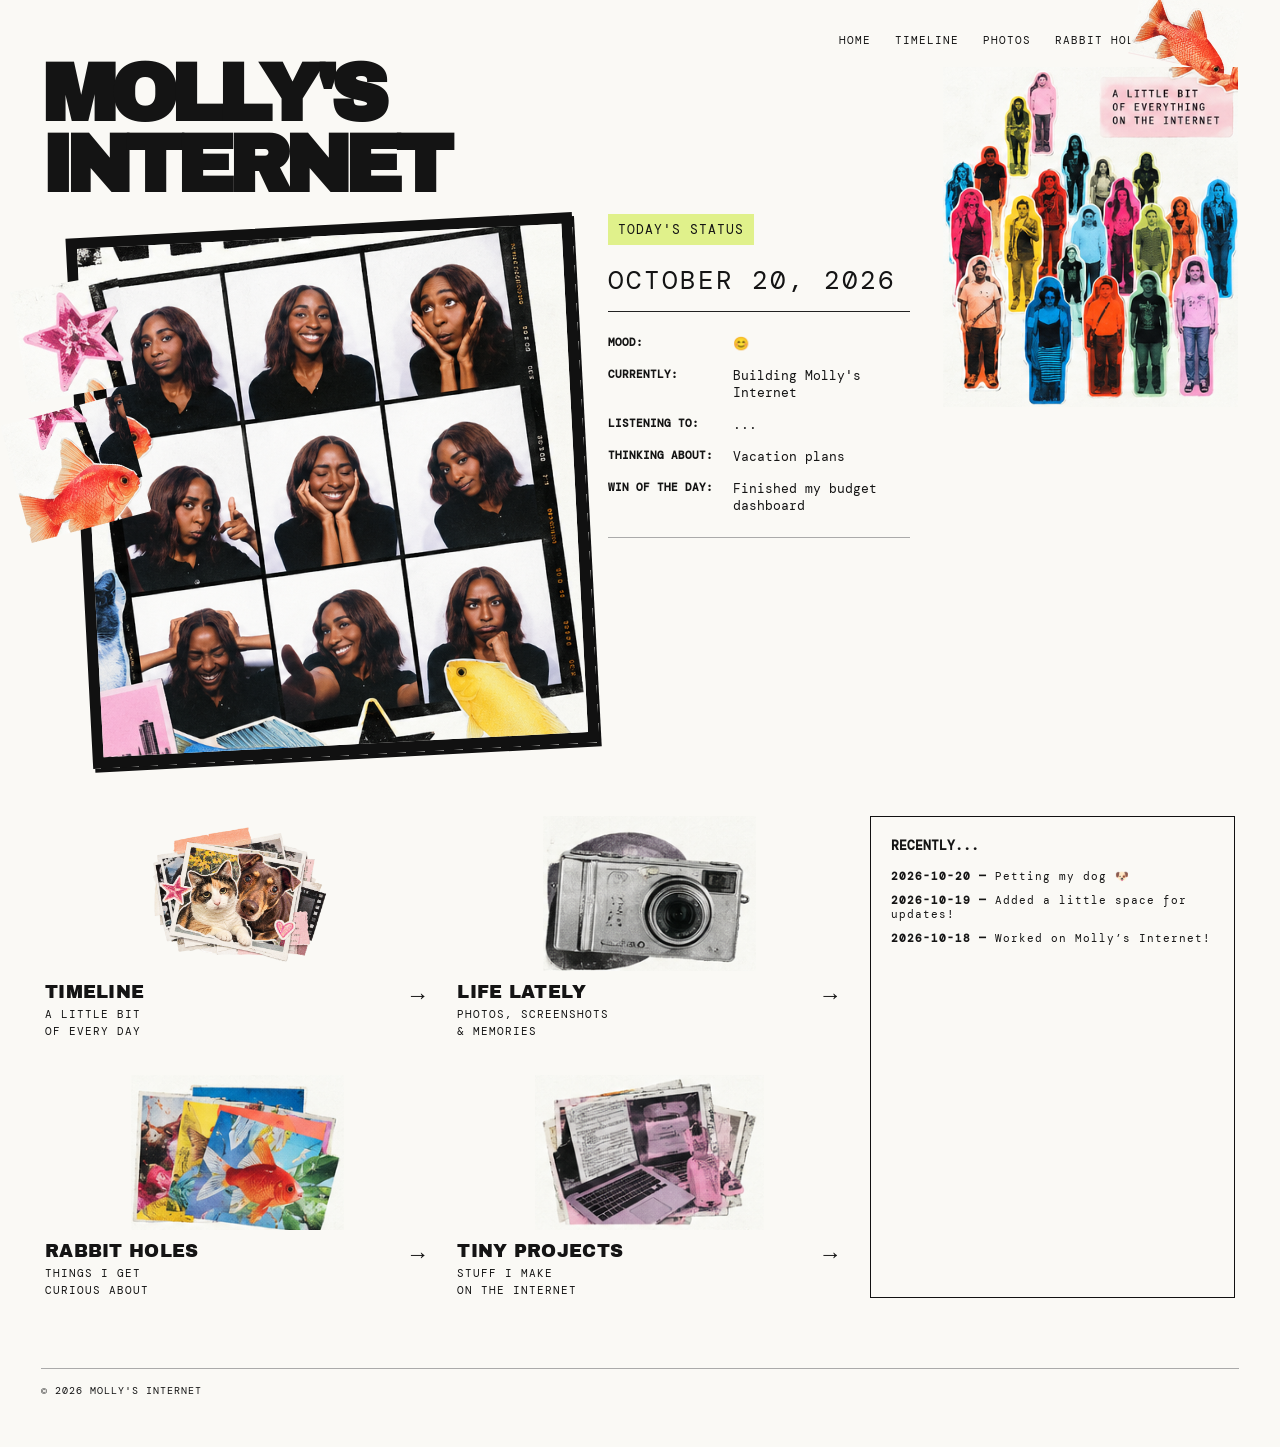
<file: mollys_internet_updated_index (1).html>
<!doctype html>
<html lang="en">
<head>
<meta charset="UTF-8">
<meta name="viewport" content="width=device-width, initial-scale=1">
<title>Molly's Internet</title>
<style>
@import url('https://fonts.googleapis.com/css2?family=Archivo+Black&family=DM+Mono:wght@400;500;700&display=swap');
:root{--paper:#faf9f5;--ink:#141414;--pink:#f5bed0;--lime:#e0f18b}
*{box-sizing:border-box}html{scroll-behavior:smooth}body{margin:0;background:var(--paper);color:var(--ink);font-family:'DM Mono',monospace;font-size:13px}
.site{max-width:1600px;margin:auto;padding:18px 3.2vw 50px}a{color:inherit}nav{display:flex;justify-content:flex-end;gap:24px;flex-wrap:wrap;font-size:11px;letter-spacing:1px;text-transform:uppercase;margin:15px 0 12px}nav a{text-decoration:none}nav a:hover{text-decoration:underline;text-underline-offset:5px}
.layout{display:grid;grid-template-columns:45% 29% 26%;align-items:start}.left{position:relative}.masthead{font-family:'Archivo Black',Impact,sans-serif;font-size:clamp(54px,6.3vw,118px);line-height:.88;letter-spacing:-.085em;text-transform:uppercase;margin:0 0 24px;overflow-wrap:normal}.photobooth{width:94%;margin:5px 0 0 7%;border:11px solid #111;transform:rotate(-3deg);box-shadow:2px 4px 0 #111}.photogrid{display:grid;grid-template-columns:repeat(3,1fr);gap:6px;background:#111}.photogrid .image-placeholder{aspect-ratio:1/1.12;border:0;border-radius:0}.deco-fish{position:absolute;left:-5%;top:50%;width:23%;transform:rotate(-15deg)}.deco-star{position:absolute;left:-4%;top:32%;width:20%;transform:rotate(-10deg)}
.center{padding:155px 18px 0 28px}.highlight{display:inline-block;background:var(--lime);padding:7px 10px;letter-spacing:1px}.date{font-size:clamp(19px,2vw,31px);letter-spacing:2px;margin:19px 0 14px}.status{border-top:1px solid #222;border-bottom:1px solid #aaa;padding:23px 0;display:grid;gap:15px}.status-row{display:grid;grid-template-columns:118px 1fr;gap:7px}.status-row strong{font-size:11px}
.right{position:relative;padding:8px 0 0 15px}.note{background:#f7d5df;padding:12px 15px;letter-spacing:1.5px;line-height:1.5;width:max-content;max-width:100%;margin:0 0 20px auto;transform:rotate(-2deg)}.people-placeholder{min-height:340px}.top-fish{position:absolute;right:0;top:-60px;width:105px;transform:rotate(12deg)}
.bottom{grid-column:1/-1;display:grid;grid-template-columns:repeat(2,minmax(0,1fr)) minmax(250px,.95fr);gap:36px 28px;margin-top:60px;padding:0 4px;align-items:start}.tile{min-width:0}.tile .image-placeholder{height:155px}.tile h2{font:18px 'Archivo Black',Impact,sans-serif;text-transform:uppercase;margin:11px 0 4px;letter-spacing:.3px}.tile p{font-size:11px;line-height:1.5;letter-spacing:1px;margin:0}.arrow{float:right;font:23px Arial,sans-serif}.recent{grid-column:3;grid-row:1/3;border:1px solid #111;padding:20px;align-self:stretch;min-height:290px}.recent strong{display:block;margin-bottom:15px}.recent p{font-size:11px;letter-spacing:1px;margin:0 0 10px}
/* IMAGE FILES: All artwork lives in the asset/ folder. Replace files with your own whenever you like. */
.art-image{display:block;width:100%;height:100%;object-fit:contain}
.photobooth-photo{display:block;width:100%;height:auto}
.tile .art-image{height:155px;object-fit:contain}
.people-placeholder .art-image{height:340px;object-fit:contain}
@media(max-width:1050px){.people-placeholder .art-image{height:220px}}
@media(max-width:650px){.people-placeholder .art-image{height:160px}.tile .art-image{height:115px}}
.image-placeholder{display:flex;align-items:center;justify-content:center;text-align:center;overflow-wrap:anywhere;background:linear-gradient(140deg,#f7e0e7,#e4e5dc);border:1px dashed #999;min-width:0;min-height:80px;padding:9px;color:#5c5360;font:700 11px/1.5 'DM Mono',monospace;letter-spacing:.3px}.photogrid .image-placeholder:nth-child(3n+2){background:#e5e7e1}.photogrid .image-placeholder:nth-child(3n){background:#e3dce7}.tile:nth-child(2) .image-placeholder{background:#e0e5e9}.tile:nth-child(3) .image-placeholder{background:#f4e1b6}.tile:nth-child(4) .image-placeholder{background:#e7d7e8}.tile:nth-child(5) .image-placeholder{background:#eee0cc}.deco-fish .image-placeholder,.top-fish .image-placeholder{aspect-ratio:1.5;min-height:0;background:#ffcfab}
footer{margin-top:70px;padding-top:15px;border-top:1px solid #aaa;font-size:10px;letter-spacing:1px}
@media(max-width:1050px){.layout{grid-template-columns:55% 45%}.left{grid-row:1/3}.center{padding:70px 12px 0 22px}.right{grid-column:2;padding-top:35px}.people-placeholder{min-height:220px}.bottom{grid-column:1/-1;grid-template-columns:repeat(2,minmax(0,1fr)) minmax(200px,.9fr);margin-top:45px}.masthead{font-size:clamp(54px,7vw,90px)}}
@media(max-width:650px){.site{padding:14px 17px 30px}nav{justify-content:flex-start;gap:12px;font-size:10px}.layout{display:block}.masthead{font-size:clamp(55px,13vw,95px);margin-top:28px}.photobooth{width:85%;margin:18px auto}.deco-star{top:28%;font-size:50px}.center{padding:35px 0}.right{padding:10px 0;display:flex;align-items:center;gap:20px}.people-placeholder{min-height:160px;flex:1}.note{font-size:10px}.top-fish{display:none}.bottom{display:grid;grid-template-columns:repeat(2,minmax(0,1fr));gap:24px 15px;margin-top:25px}.bottom .recent{grid-column:1/-1;grid-row:auto;min-height:0}.tile .image-placeholder{height:115px}.tile h2{font-size:15px}.recent{min-height:0}.status-row{grid-template-columns:112px 1fr}}
.tile-link{display:block;text-decoration:none}.tile-link:hover h2{text-decoration:underline;text-underline-offset:4px}.tile-link:focus-visible{outline:3px solid #ee78a8;outline-offset:5px}
</style>
</head>
<body>
<div class="site">
<!-- NAVIGATION: Each link opens a separate HTML page. -->
<nav aria-label="Site navigation"><a href="index.html">Home</a><a href="timeline.html">Timeline</a><a href="photos.html">Photos</a><a href="rabbit-holes.html">Rabbit Holes</a><a href="projects.html">Projects</a></nav>
<main class="layout">
  <div class="left">
    <h1 class="masthead">Molly's<br>Internet</h1>
    <!-- PHOTOSHOOT: Temporary reference image. Replace photobooth-reference.png with your own finished 3x3 photoshoot image. -->
    <div class="photobooth"><img class="photobooth-photo" src="asset/photobooth-reference.png" alt="Nine-frame photo booth reference"></div>
    <div class="deco-star" aria-hidden="true"><img class="art-image" src="asset/pink-star.png" alt=""></div>
    <div class="deco-fish"><img class="art-image" src="asset/orange-fish-left.png" alt="Orange fish"></div>
  </div>
  <section class="center" aria-label="Today's status">
    <span class="highlight">TODAY'S STATUS</span>
    <div class="date">OCTOBER 20, 2026</div>
    <!-- EDIT YOUR DAILY STATUS HERE -->
    <div class="status">
      <div class="status-row"><strong>MOOD:</strong><span>😊</span></div>
      <div class="status-row"><strong>CURRENTLY:</strong><span>Building Molly's Internet</span></div>
      <div class="status-row"><strong>LISTENING TO:</strong><span>...</span></div>
      <div class="status-row"><strong>THINKING ABOUT:</strong><span>Vacation plans</span></div>
      <div class="status-row"><strong>WIN OF THE DAY:</strong><span>Finished my budget dashboard</span></div>
    </div>
  </section>
  <div class="right">
    <div class="top-fish"><img class="art-image" src="asset/orange-fish-top.png" alt="Orange fish"></div>
    <div class="people-placeholder"><img class="art-image" src="asset/people-collage.png" alt="Colorful people collage"></div>
  </div>
  <!-- FOUR FEATURED SECTIONS + AUTOMATIC RECENT TIMELINE ENTRIES. -->
  <div class="bottom">
    <a class="tile tile-link" href="timeline.html"><img class="art-image" src="asset/cleo bear.png" alt="Timeline collage"><h2>Timeline <span class="arrow">→</span></h2><p>A LITTLE BIT<br>OF EVERY DAY</p></a>
    <a class="tile tile-link" href="photos.html"><img class="art-image" src="asset/camera-collage.png" alt="Camera collage"><h2>Life Lately <span class="arrow">→</span></h2><p>PHOTOS, SCREENSHOTS<br>&amp; MEMORIES</p></a>
    <a class="tile tile-link" href="rabbit-holes.html"><img class="art-image" src="asset/rabbit-holes-collage.png" alt="Rabbit holes collage"><h2>Rabbit Holes <span class="arrow">→</span></h2><p>THINGS I GET<br>CURIOUS ABOUT</p></a>
    <a class="tile tile-link" href="projects.html"><img class="art-image" src="asset/projects-collage.png" alt="Projects collage"><h2>Tiny Projects <span class="arrow">→</span></h2><p>STUFF I MAKE<br>ON THE INTERNET</p></a>
    <aside class="recent" aria-live="polite">
      <strong>RECENTLY...</strong>
      <!-- AUTO-UPDATES from content/timeline.json; do not edit this box manually. -->
      <div id="recent-entries"><p>Loading latest entries...</p></div>
    </aside>
  </div>
</main>
<footer>© 2026 MOLLY'S INTERNET</footer>
</div>
<script>
// Homepage "Recently..." automatically shows the 4 newest timeline entries.
// Edit content/timeline.json to update both your Timeline and this box.
(async function loadRecently() {
  const target = document.getElementById('recent-entries');
  try {
    const response = await fetch('content/timeline.json', {cache: 'no-cache'});
    if (!response.ok) throw new Error('Timeline file not found');
    const entries = await response.json();
    if (!Array.isArray(entries)) throw new Error('Timeline data must be an array');
    const latest = entries.filter(entry => entry && entry.date && entry.text)
      .sort((a, b) => String(b.date).localeCompare(String(a.date)))
      .slice(0, 4);
    target.replaceChildren();
    if (!latest.length) {
      const p = document.createElement('p');
      p.textContent = 'Nothing here yet — check back soon!';
      target.append(p);
      return;
    }
    for (const entry of latest) {
      const p = document.createElement('p');
      const date = document.createElement('strong');
      date.textContent = entry.date + ' — ';
      date.style.display = 'inline';
      date.style.marginBottom = '0';
      p.append(date, document.createTextNode(entry.text));
      target.append(p);
    }
  } catch (error) {
    target.replaceChildren();
    const p = document.createElement('p');
    p.textContent = 'Recent entries unavailable right now.';
    target.append(p);
    console.error('Could not load timeline entries:', error);
  }
})();
</script>
</body>
</html>
</file>
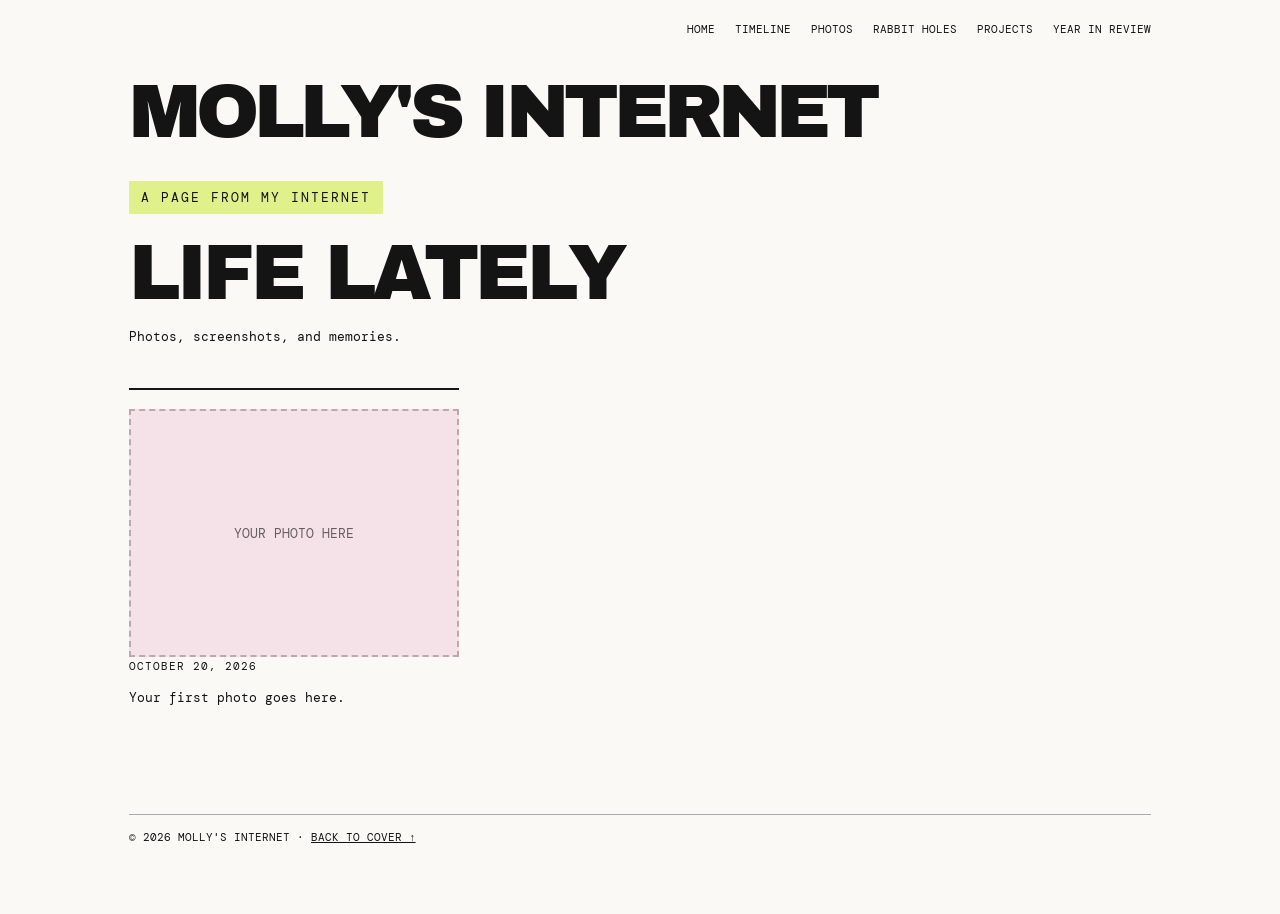
<file: photos.html>
<!doctype html><html lang="en"><head><meta charset="utf-8"><meta name="viewport" content="width=device-width,initial-scale=1"><title>Life Lately — Molly's Internet</title><link rel="stylesheet" href="style.css"></head><body data-page="photos"><div class="wrap"><nav class="nav" aria-label="Main navigation"><a href="index.html">Home</a><a href="timeline.html">Timeline</a><a href="photos.html">Photos</a><a href="rabbit-holes.html">Rabbit Holes</a><a href="projects.html">Projects</a><a href="year-in-review.html">Year in Review</a></nav><a class="brand" href="index.html">Molly's Internet</a><main><span class="eyebrow">A page from my internet</span><h1>Life Lately</h1><p class="intro">Photos, screenshots, and memories.</p><div id="content" aria-live="polite">Loading entries...</div></main><footer class="foot">© 2026 MOLLY'S INTERNET · <a href="index.html">BACK TO COVER ↑</a></footer></div><script src="site.js" defer></script></body></html>
</file>
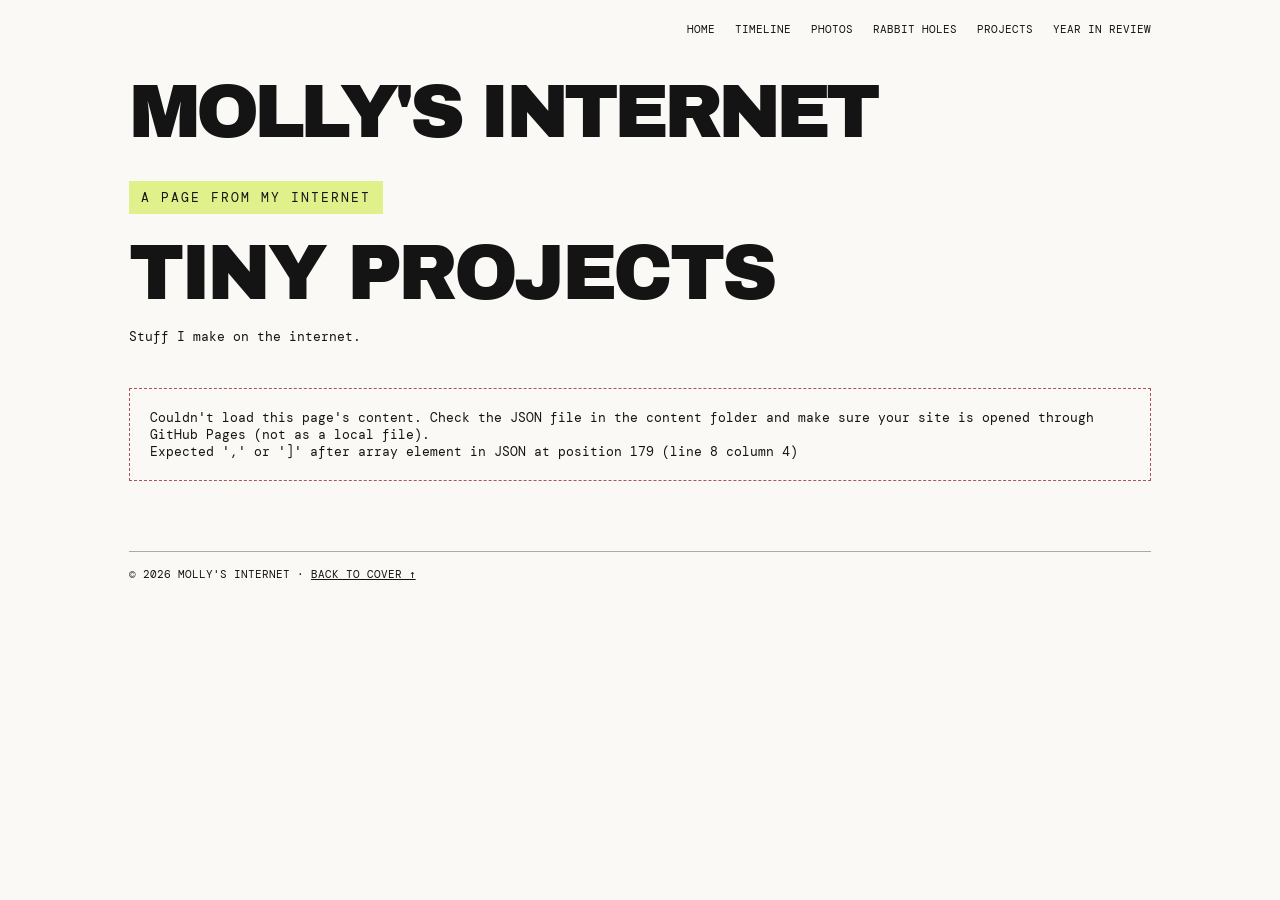
<file: projects.html>
<!doctype html><html lang="en"><head><meta charset="utf-8"><meta name="viewport" content="width=device-width,initial-scale=1"><title>Tiny Projects — Molly's Internet</title><link rel="stylesheet" href="style.css"></head><body data-page="projects"><div class="wrap"><nav class="nav" aria-label="Main navigation"><a href="index.html">Home</a><a href="timeline.html">Timeline</a><a href="photos.html">Photos</a><a href="rabbit-holes.html">Rabbit Holes</a><a href="projects.html">Projects</a><a href="year-in-review.html">Year in Review</a></nav><a class="brand" href="index.html">Molly's Internet</a><main><span class="eyebrow">A page from my internet</span><h1>Tiny Projects</h1><p class="intro">Stuff I make on the internet.</p><div id="content" aria-live="polite">Loading entries...</div></main><footer class="foot">© 2026 MOLLY'S INTERNET · <a href="index.html">BACK TO COVER ↑</a></footer></div><script src="site.js" defer></script></body></html>
</file>
<file: style.css>
@import url('https://fonts.googleapis.com/css2?family=Archivo+Black&family=DM+Mono:wght@400;500&display=swap');
:root{--paper:#faf9f5;--ink:#141414;--pink:#f5bed0;--lime:#e0f18b}*{box-sizing:border-box}body{margin:0;background:var(--paper);color:var(--ink);font-family:'DM Mono',monospace;font-size:13px}a{color:inherit}.wrap{max-width:1150px;margin:auto;padding:22px 5vw 70px}.nav{display:flex;gap:20px;justify-content:flex-end;flex-wrap:wrap;text-transform:uppercase;font-size:11px}.nav a{text-decoration:none}.nav a:hover{text-decoration:underline}.brand{font:clamp(36px,6vw,76px)/.9 'Archivo Black',Impact,sans-serif;letter-spacing:-.065em;text-transform:uppercase;text-decoration:none;display:block;margin:42px 0 35px}.eyebrow{background:var(--lime);display:inline-block;padding:8px 12px;text-transform:uppercase;letter-spacing:2px}h1{font:clamp(38px,6vw,78px)/1 'Archivo Black',Impact,sans-serif;letter-spacing:-.045em;text-transform:uppercase;margin:22px 0 12px}h2{font:22px 'Archivo Black',Impact,sans-serif;text-transform:uppercase}p{line-height:1.7}.intro{max-width:650px;margin-bottom:40px}.grid{display:grid;grid-template-columns:repeat(2,minmax(0,1fr));gap:22px}.entry{border-top:2px solid #171717;padding:19px 0 22px;min-width:0}.entry:nth-child(4n+2){background:#f7e6ec;padding:18px}.entry:nth-child(4n+3){background:#eff2d9;padding:18px}.date{font-size:11px;letter-spacing:1px;text-transform:uppercase}.entry img{width:100%;max-height:440px;object-fit:cover;margin:12px 0}.entry a{overflow-wrap:anywhere}.pill{display:inline-block;background:var(--pink);padding:5px 9px;text-transform:uppercase;font-size:11px}.photo-grid{display:grid;grid-template-columns:repeat(3,minmax(0,1fr));gap:16px}.photo-grid .entry:nth-child(even){transform:rotate(1deg)}.empty-photo{background:#f5e2e8;border:2px dashed #bfa6af;aspect-ratio:4/3;display:grid;place-items:center;color:#655d61;text-align:center;padding:12px}.stats{display:flex;flex-wrap:wrap;gap:24px}.stat{border:2px solid #111;padding:25px;min-width:180px}.stat b{display:block;font:44px 'Archivo Black',sans-serif}.foot{margin-top:70px;border-top:1px solid #aaa;padding-top:15px;font-size:11px}.error{padding:20px;border:1px dashed #a55}.entry ul{padding-left:20px}@media(max-width:700px){.grid,.photo-grid{grid-template-columns:1fr}.nav{justify-content:flex-start;gap:12px}.brand{margin-top:35px}.photo-grid .entry:nth-child(even){transform:none}}
</file>
